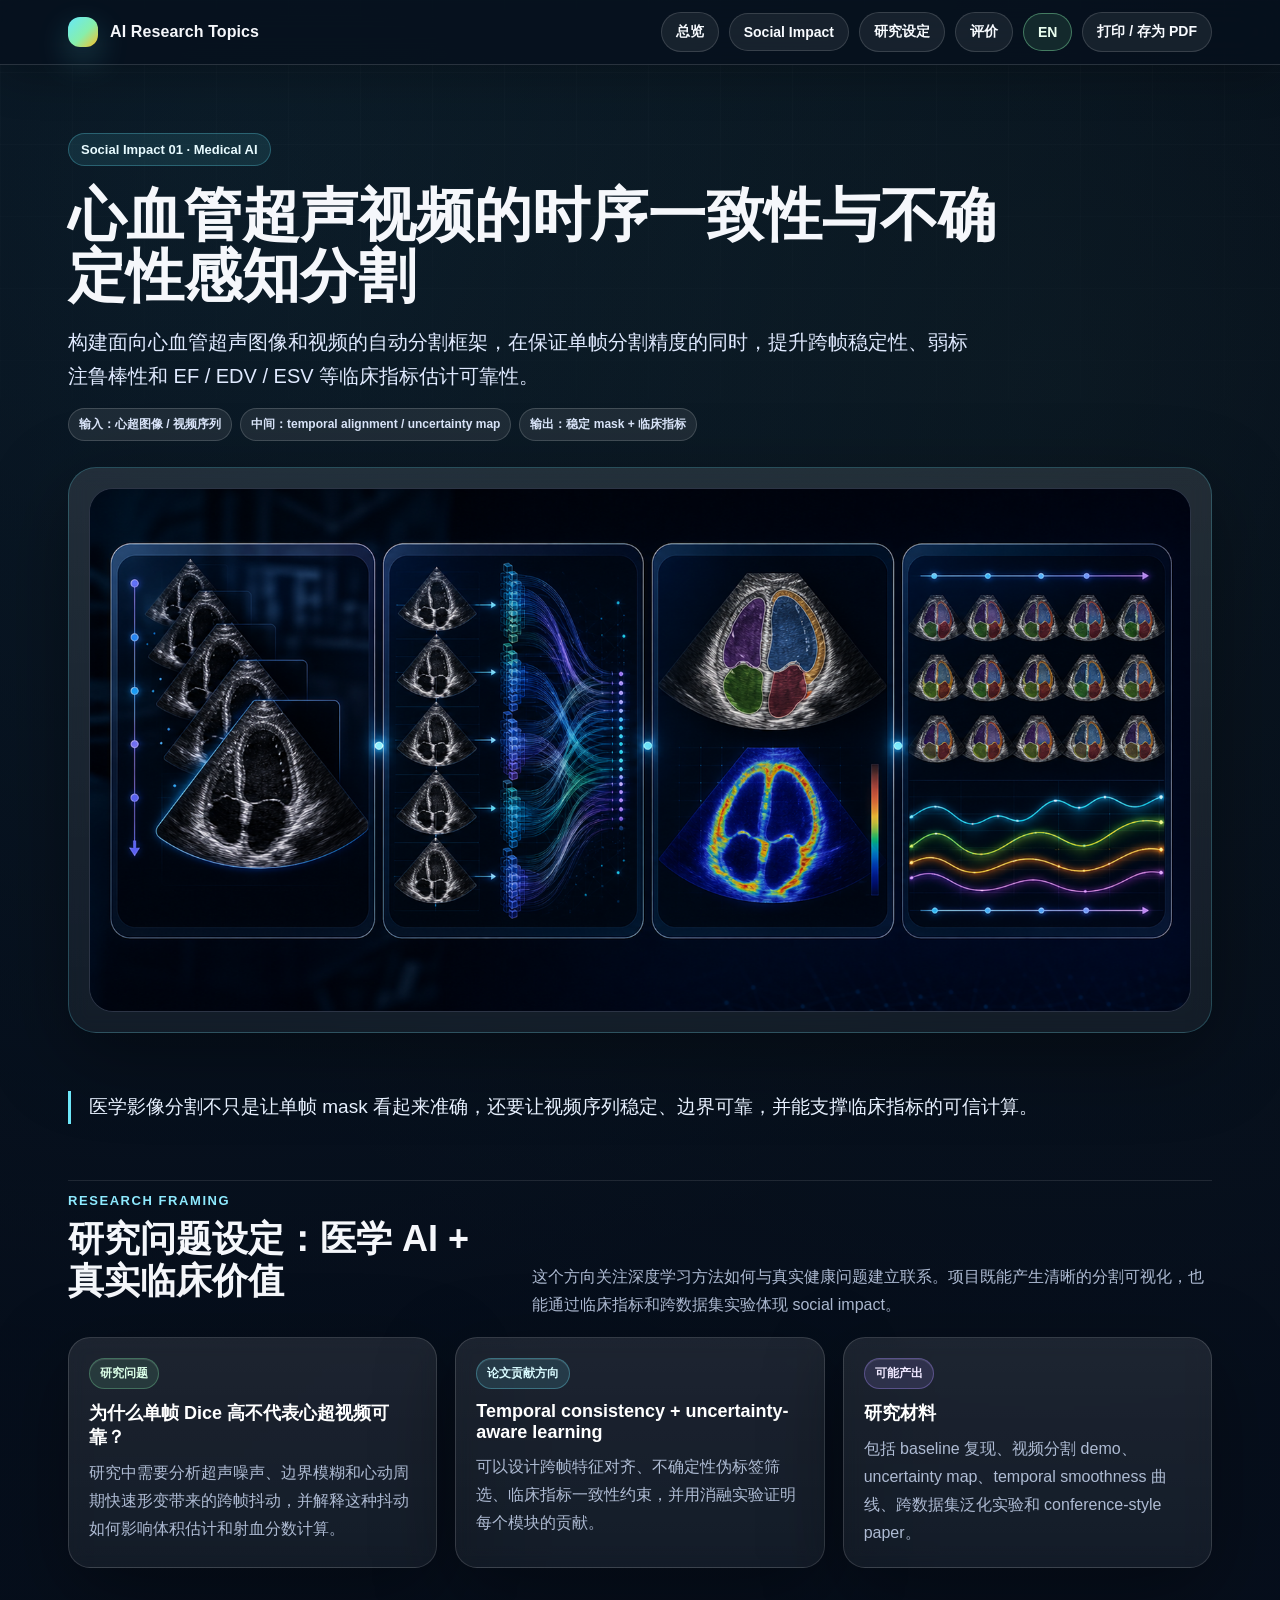
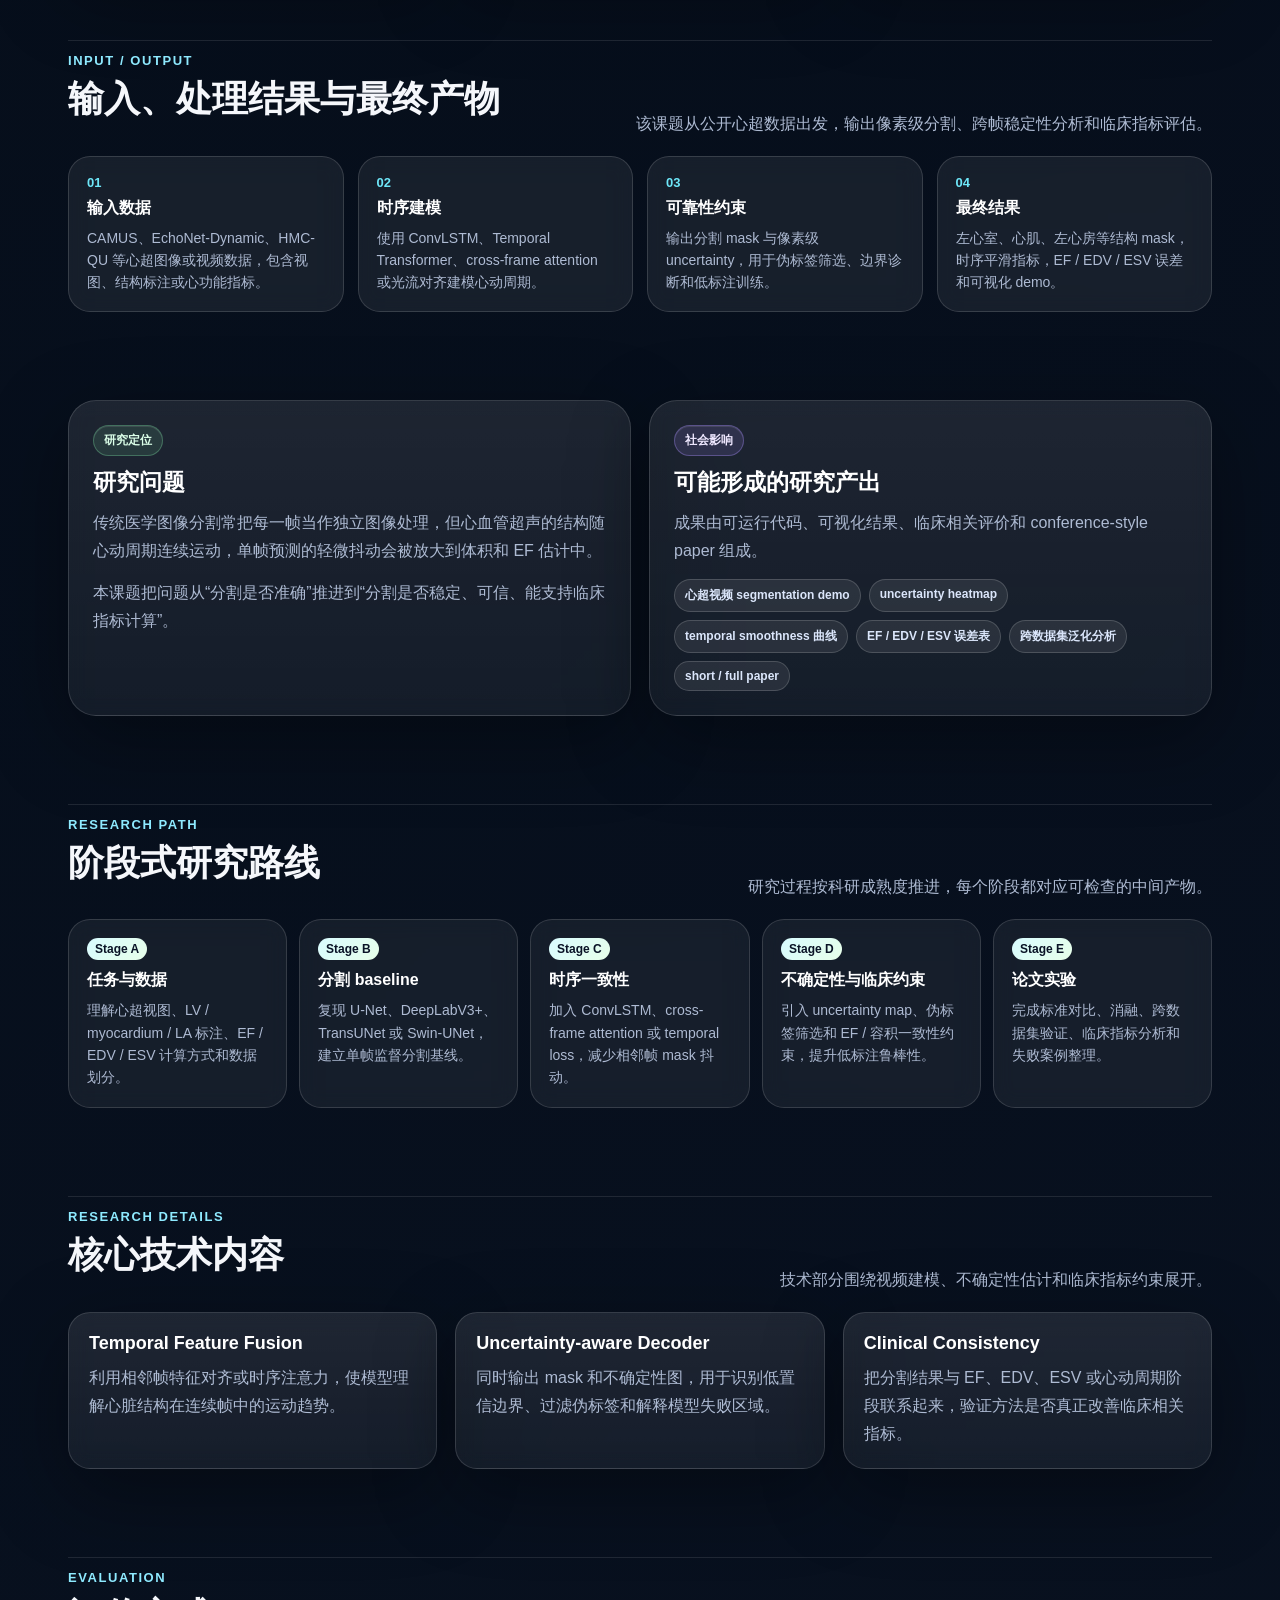
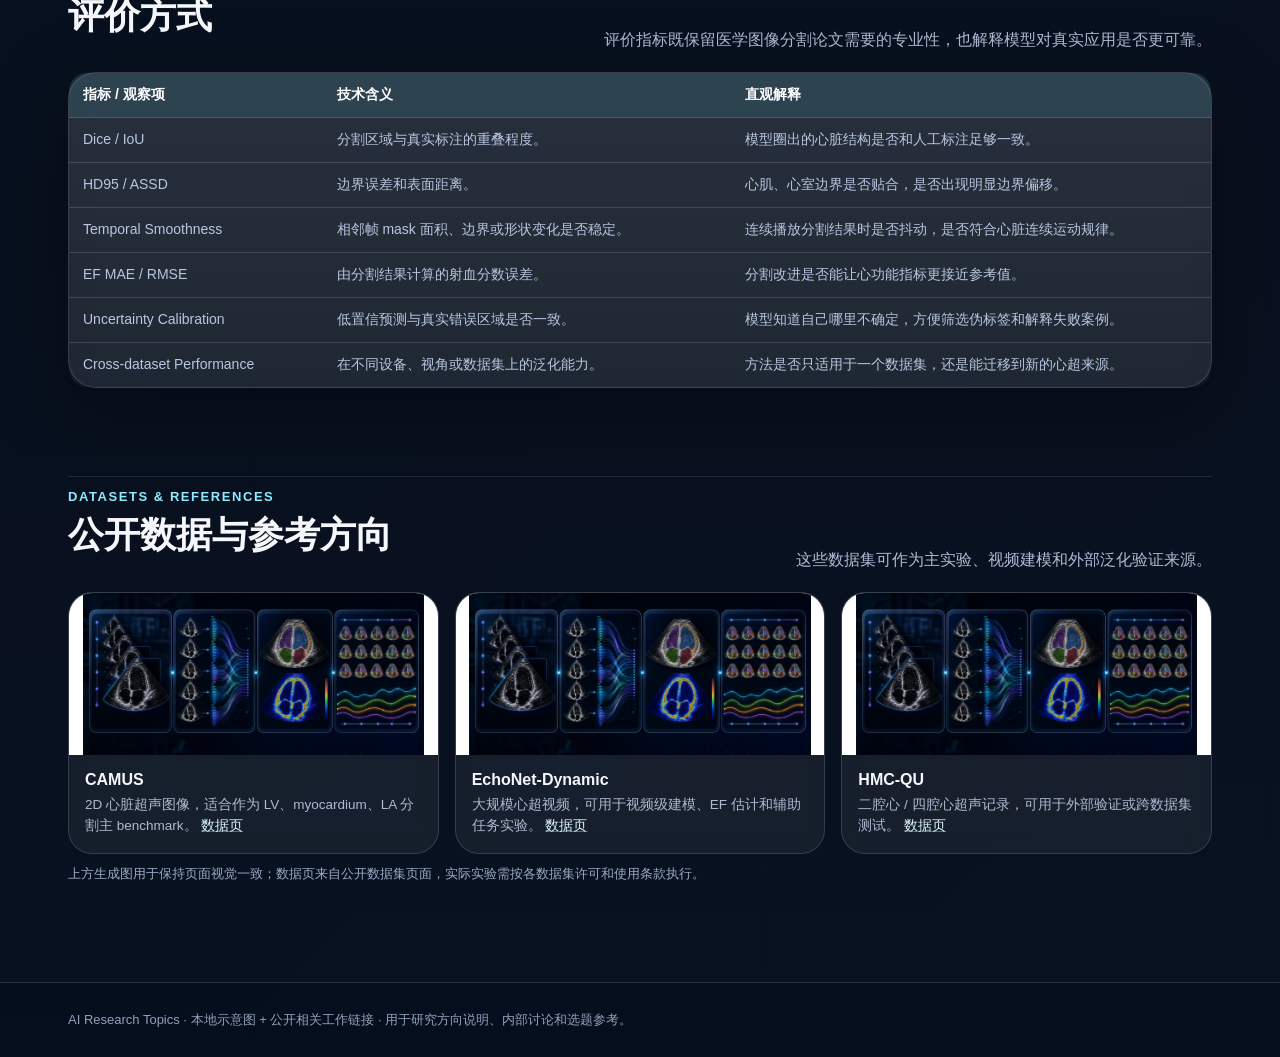
<file: 01_cardiovascular_ultrasound_segmentation.html>
﻿<!DOCTYPE html>
<html lang="zh-CN">
<head>
  <meta charset="utf-8">
  <meta name="viewport" content="width=device-width, initial-scale=1">
  <link rel="stylesheet" href="assets/style.css">
  <title>心血管超声视频的时序一致性与不确定性感知分割</title>
  <meta name="description" content="面向心血管超声视频的医学 AI 科研项目，研究时序一致性、不确定性估计和临床指标约束，形成可投稿级别的分割研究。">
</head>
<body>
<nav class="nav"><div class="container nav-inner"><a class="brand" href="index.html"><span class="brand-mark"></span><span>AI Research Topics</span></a><div class="nav-links"><a class="nav-link" href="index.html#overview">总览</a><a class="nav-link" href="index.html#social-impact">Social Impact</a><a class="nav-link" href="#student-project">研究设定</a><a class="nav-link" href="#evaluation">评价</a><a class="nav-link" href="01_cardiovascular_ultrasound_segmentation_en.html">EN</a><button class="btn" onclick="window.print()">打印 / 存为 PDF</button></div></div></nav>
<main>
<header class="hero"><div class="container hero-grid"><div><div class="kicker">Social Impact 01 · Medical AI</div><h1>心血管超声视频的时序一致性与不确定性感知分割</h1><p class="lead">构建面向心血管超声图像和视频的自动分割框架，在保证单帧分割精度的同时，提升跨帧稳定性、弱标注鲁棒性和 EF / EDV / ESV 等临床指标估计可靠性。</p><div class="pills"><span class="pill">输入：心超图像 / 视频序列</span><span class="pill">中间：temporal alignment / uncertainty map</span><span class="pill">输出：稳定 mask + 临床指标</span></div></div><div class="hero-card"><img src="assets/social_topic1_ultrasound_teaser_real.png" alt="心血管超声视频分割课题 teaser"></div></div></header>

<section class="section-tight"><div class="container"><p class="quote">医学影像分割不只是让单帧 mask 看起来准确，还要让视频序列稳定、边界可靠，并能支撑临床指标的可信计算。</p></div></section>

<section id="student-project" class="section-tight"><div class="container"><div class="section-title"><div><div class="eyebrow">Research Framing</div><h2>研究问题设定：医学 AI + 真实临床价值</h2></div><p>这个方向关注深度学习方法如何与真实健康问题建立联系。项目既能产生清晰的分割可视化，也能通过临床指标和跨数据集实验体现 social impact。</p></div><div class="grid-3"><article class="card compact"><span class="badge green">研究问题</span><h4>为什么单帧 Dice 高不代表心超视频可靠？</h4><p>研究中需要分析超声噪声、边界模糊和心动周期快速形变带来的跨帧抖动，并解释这种抖动如何影响体积估计和射血分数计算。</p></article><article class="card compact"><span class="badge">论文贡献方向</span><h4>Temporal consistency + uncertainty-aware learning</h4><p>可以设计跨帧特征对齐、不确定性伪标签筛选、临床指标一致性约束，并用消融实验证明每个模块的贡献。</p></article><article class="card compact"><span class="badge purple">可能产出</span><h4>研究材料</h4><p>包括 baseline 复现、视频分割 demo、uncertainty map、temporal smoothness 曲线、跨数据集泛化实验和 conference-style paper。</p></article></div></div></section>

<section><div class="container"><div class="section-title"><div><div class="eyebrow">Input / Output</div><h2>输入、处理结果与最终产物</h2></div><p>该课题从公开心超数据出发，输出像素级分割、跨帧稳定性分析和临床指标评估。</p></div><div class="io-grid"><article class="io-card"><div class="num">01</div><strong>输入数据</strong><p>CAMUS、EchoNet-Dynamic、HMC-QU 等心超图像或视频数据，包含视图、结构标注或心功能指标。</p></article><article class="io-card"><div class="num">02</div><strong>时序建模</strong><p>使用 ConvLSTM、Temporal Transformer、cross-frame attention 或光流对齐建模心动周期。</p></article><article class="io-card"><div class="num">03</div><strong>可靠性约束</strong><p>输出分割 mask 与像素级 uncertainty，用于伪标签筛选、边界诊断和低标注训练。</p></article><article class="io-card"><div class="num">04</div><strong>最终结果</strong><p>左心室、心肌、左心房等结构 mask，时序平滑指标，EF / EDV / ESV 误差和可视化 demo。</p></article></div></div></section>

<section><div class="container"><div class="split"><div class="card"><span class="badge green">研究定位</span><h3>研究问题</h3><p>传统医学图像分割常把每一帧当作独立图像处理，但心血管超声的结构随心动周期连续运动，单帧预测的轻微抖动会被放大到体积和 EF 估计中。</p><p>本课题把问题从“分割是否准确”推进到“分割是否稳定、可信、能支持临床指标计算”。</p></div><div class="card"><span class="badge purple">社会影响</span><h3>可能形成的研究产出</h3><p>成果由可运行代码、可视化结果、临床相关评价和 conference-style paper 组成。</p><div class="pills"><span class="pill">心超视频 segmentation demo</span><span class="pill">uncertainty heatmap</span><span class="pill">temporal smoothness 曲线</span><span class="pill">EF / EDV / ESV 误差表</span><span class="pill">跨数据集泛化分析</span><span class="pill">short / full paper</span></div></div></div></div></section>

<section><div class="container"><div class="section-title"><div><div class="eyebrow">Research Path</div><h2>阶段式研究路线</h2></div><p>研究过程按科研成熟度推进，每个阶段都对应可检查的中间产物。</p></div><div class="timeline"><div class="stage"><span class="tag">Stage A</span><strong>任务与数据</strong><p>理解心超视图、LV / myocardium / LA 标注、EF / EDV / ESV 计算方式和数据划分。</p></div><div class="stage"><span class="tag">Stage B</span><strong>分割 baseline</strong><p>复现 U-Net、DeepLabV3+、TransUNet 或 Swin-UNet，建立单帧监督分割基线。</p></div><div class="stage"><span class="tag">Stage C</span><strong>时序一致性</strong><p>加入 ConvLSTM、cross-frame attention 或 temporal loss，减少相邻帧 mask 抖动。</p></div><div class="stage"><span class="tag">Stage D</span><strong>不确定性与临床约束</strong><p>引入 uncertainty map、伪标签筛选和 EF / 容积一致性约束，提升低标注鲁棒性。</p></div><div class="stage"><span class="tag">Stage E</span><strong>论文实验</strong><p>完成标准对比、消融、跨数据集验证、临床指标分析和失败案例整理。</p></div></div></div></section>

<section><div class="container"><div class="section-title"><div><div class="eyebrow">Research Details</div><h2>核心技术内容</h2></div><p>技术部分围绕视频建模、不确定性估计和临床指标约束展开。</p></div><div class="grid-3"><article class="card compact"><h4>Temporal Feature Fusion</h4><p>利用相邻帧特征对齐或时序注意力，使模型理解心脏结构在连续帧中的运动趋势。</p></article><article class="card compact"><h4>Uncertainty-aware Decoder</h4><p>同时输出 mask 和不确定性图，用于识别低置信边界、过滤伪标签和解释模型失败区域。</p></article><article class="card compact"><h4>Clinical Consistency</h4><p>把分割结果与 EF、EDV、ESV 或心动周期阶段联系起来，验证方法是否真正改善临床相关指标。</p></article></div></div></section>

<section id="evaluation"><div class="container"><div class="section-title"><div><div class="eyebrow">Evaluation</div><h2>评价方式</h2></div><p>评价指标既保留医学图像分割论文需要的专业性，也解释模型对真实应用是否更可靠。</p></div><div class="panel"><table class="table"><thead><tr><th>指标 / 观察项</th><th>技术含义</th><th>直观解释</th></tr></thead><tbody><tr><td>Dice / IoU</td><td>分割区域与真实标注的重叠程度。</td><td>模型圈出的心脏结构是否和人工标注足够一致。</td></tr><tr><td>HD95 / ASSD</td><td>边界误差和表面距离。</td><td>心肌、心室边界是否贴合，是否出现明显边界偏移。</td></tr><tr><td>Temporal Smoothness</td><td>相邻帧 mask 面积、边界或形状变化是否稳定。</td><td>连续播放分割结果时是否抖动，是否符合心脏连续运动规律。</td></tr><tr><td>EF MAE / RMSE</td><td>由分割结果计算的射血分数误差。</td><td>分割改进是否能让心功能指标更接近参考值。</td></tr><tr><td>Uncertainty Calibration</td><td>低置信预测与真实错误区域是否一致。</td><td>模型知道自己哪里不确定，方便筛选伪标签和解释失败案例。</td></tr><tr><td>Cross-dataset Performance</td><td>在不同设备、视角或数据集上的泛化能力。</td><td>方法是否只适用于一个数据集，还是能迁移到新的心超来源。</td></tr></tbody></table></div></div></section>

<section><div class="container"><div class="section-title"><div><div class="eyebrow">Datasets &amp; References</div><h2>公开数据与参考方向</h2></div><p>这些数据集可作为主实验、视频建模和外部泛化验证来源。</p></div><div class="ref-grid"><article class="ref-card"><div class="ref-img"><img src="assets/social_topic1_ultrasound_teaser_real.png" alt="CAMUS dataset reference" loading="lazy"></div><div class="ref-body"><strong>CAMUS</strong><p>2D 心脏超声图像，适合作为 LV、myocardium、LA 分割主 benchmark。 <a href="https://www.creatis.insa-lyon.fr/Challenge/camus/" target="_blank" rel="noopener">数据页</a></p></div></article><article class="ref-card"><div class="ref-img"><img src="assets/social_topic1_ultrasound_teaser_real.png" alt="EchoNet-Dynamic dataset reference" loading="lazy"></div><div class="ref-body"><strong>EchoNet-Dynamic</strong><p>大规模心超视频，可用于视频级建模、EF 估计和辅助任务实验。 <a href="https://aimi.stanford.edu/datasets/echonet-dynamic-cardiac-ultrasound" target="_blank" rel="noopener">数据页</a></p></div></article><article class="ref-card"><div class="ref-img"><img src="assets/social_topic1_ultrasound_teaser_real.png" alt="HMC-QU dataset reference" loading="lazy"></div><div class="ref-body"><strong>HMC-QU</strong><p>二腔心 / 四腔心超声记录，可用于外部验证或跨数据集测试。 <a href="https://www.kaggle.com/datasets/aysendegerli/hmcqu-dataset" target="_blank" rel="noopener">数据页</a></p></div></article></div><p class="caption">上方生成图用于保持页面视觉一致；数据页来自公开数据集页面，实际实验需按各数据集许可和使用条款执行。</p></div></section>
</main>
<footer class="footer"><div class="container">AI Research Topics · 本地示意图 + 公开相关工作链接 · 用于研究方向说明、内部讨论和选题参考。</div></footer>
</body>
</html>
</file>
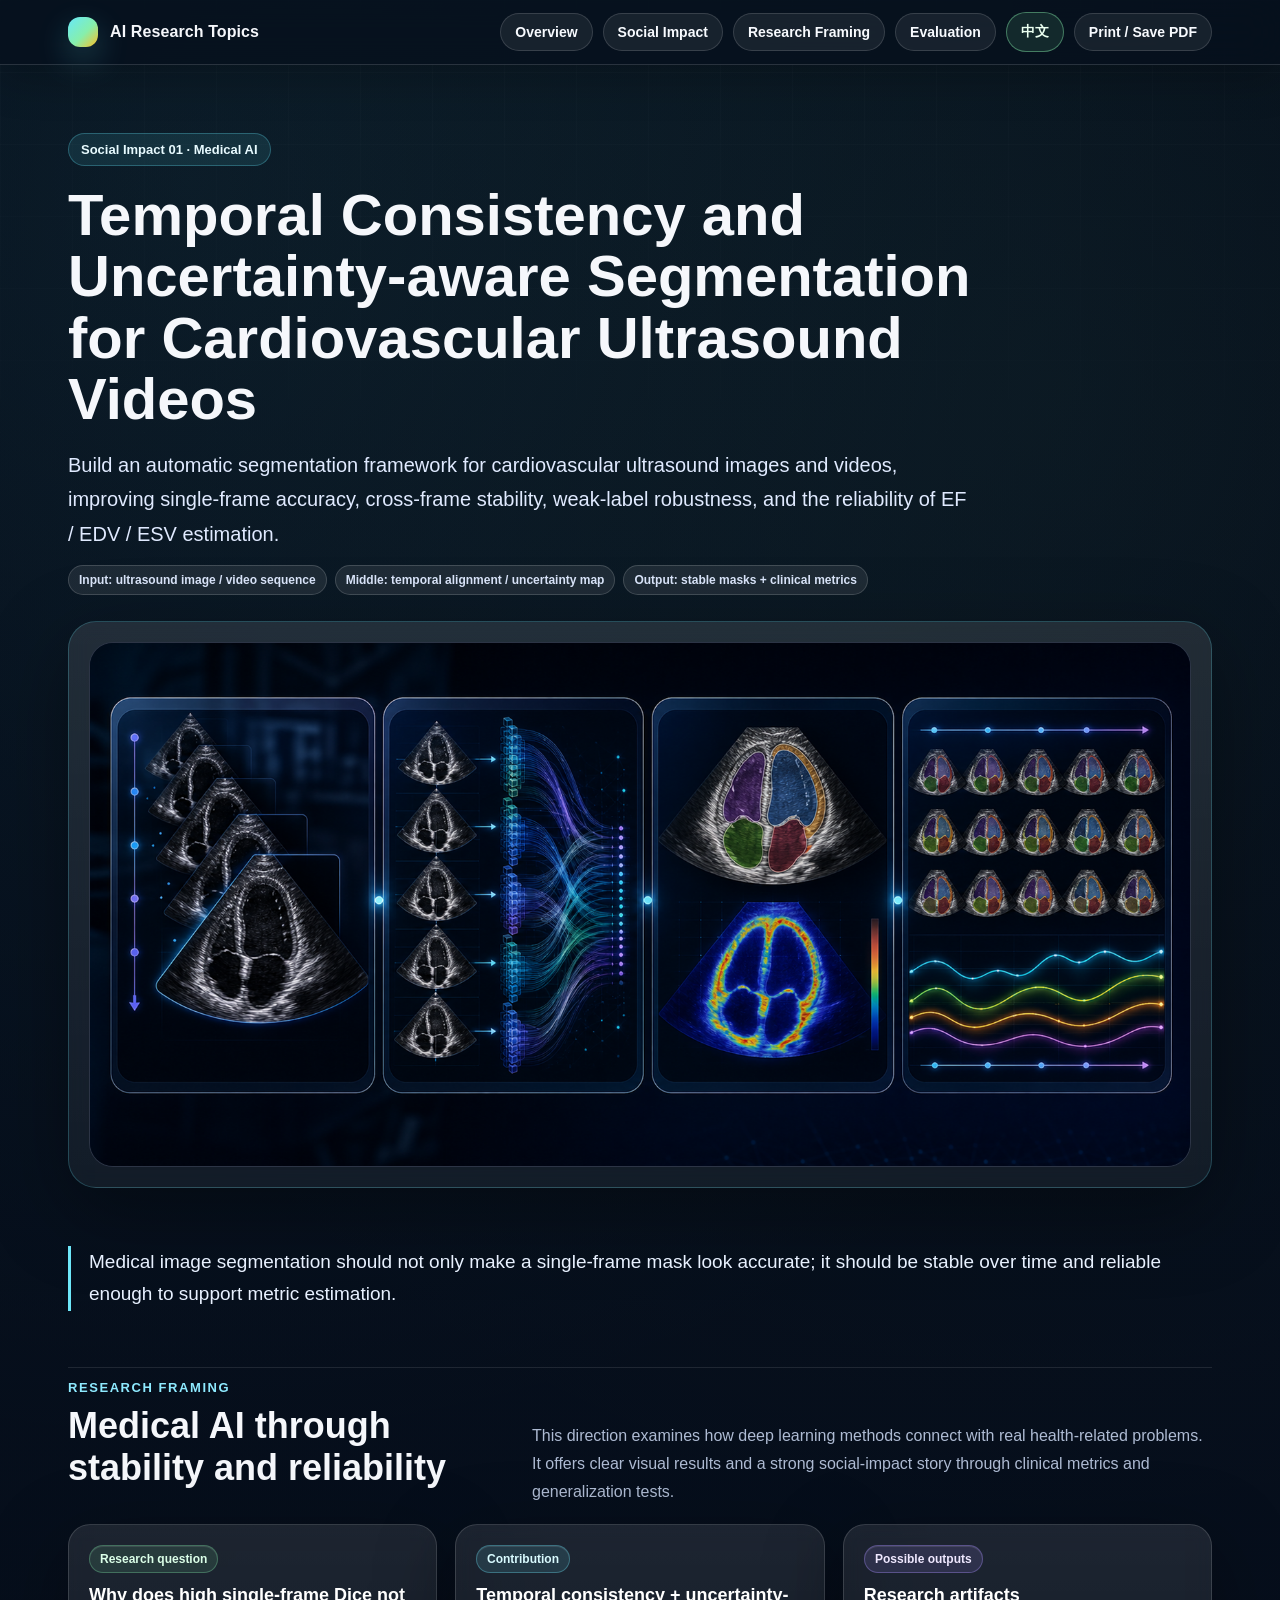
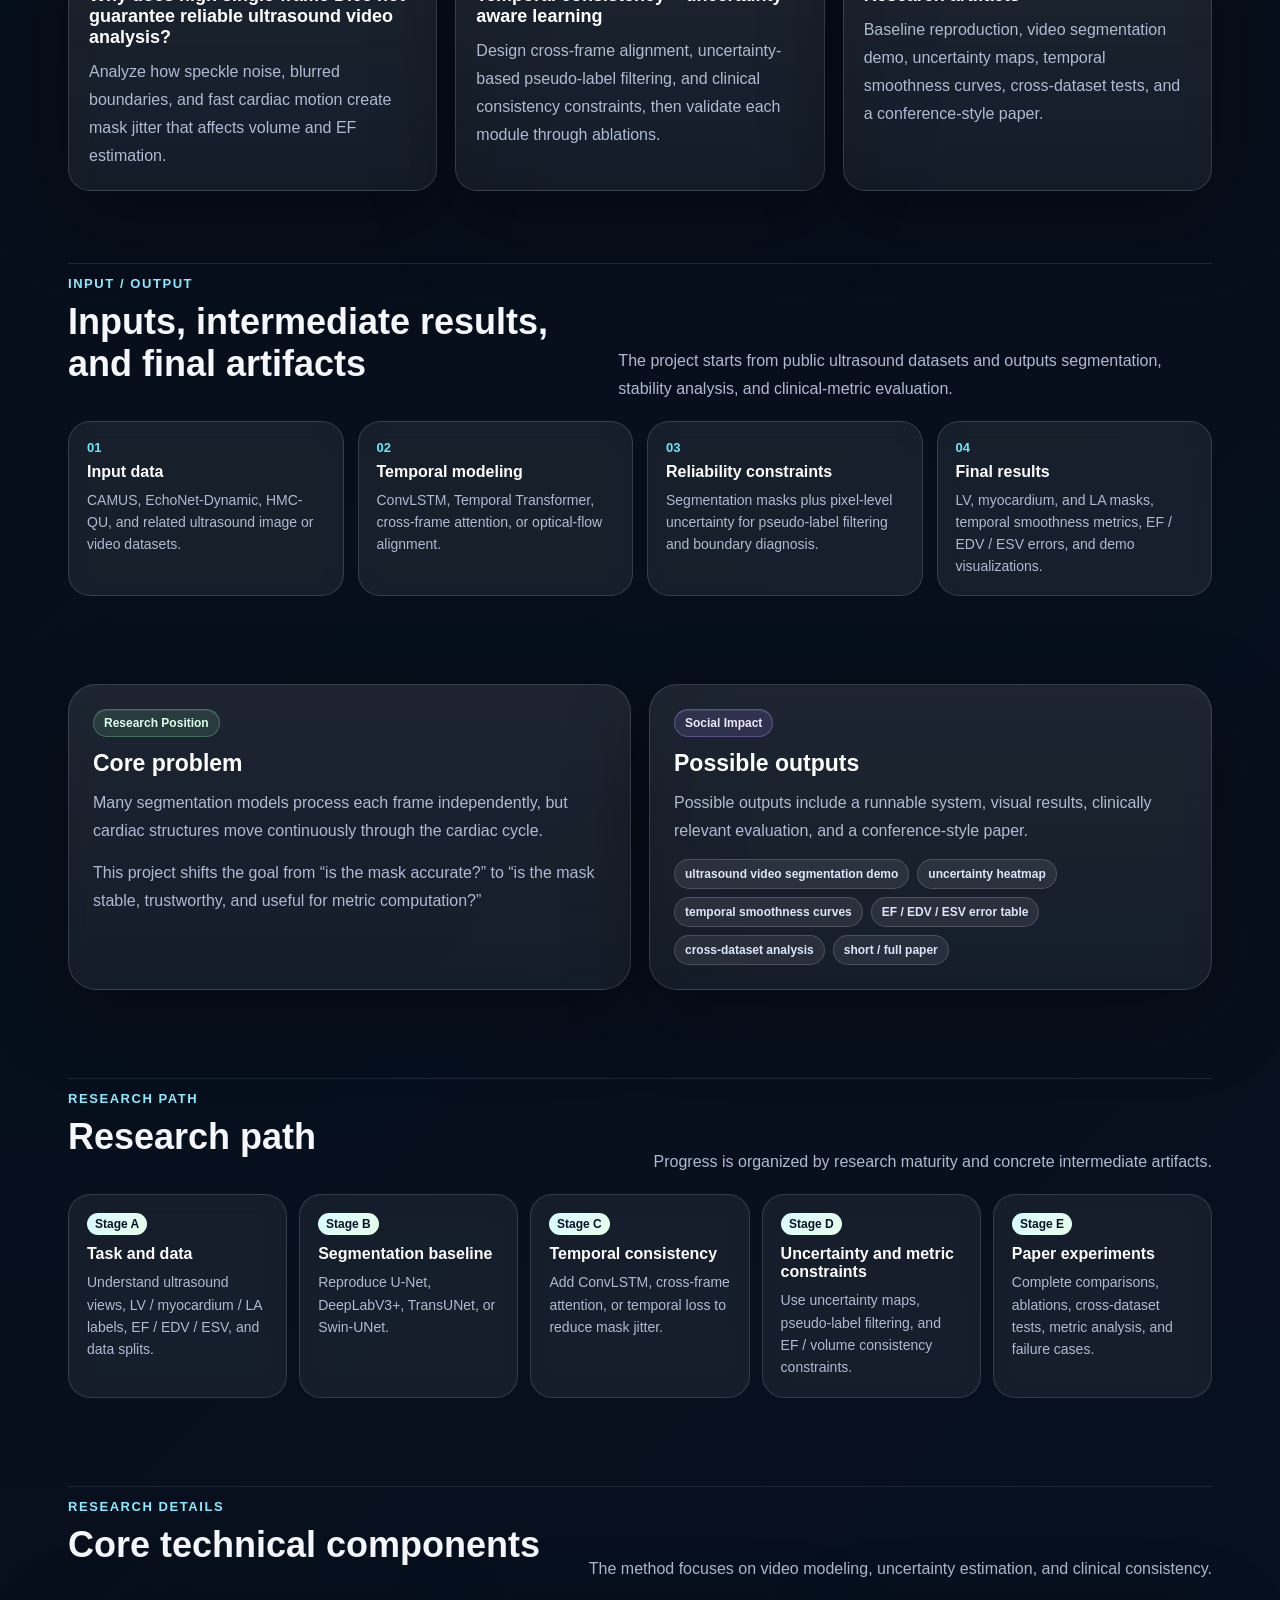
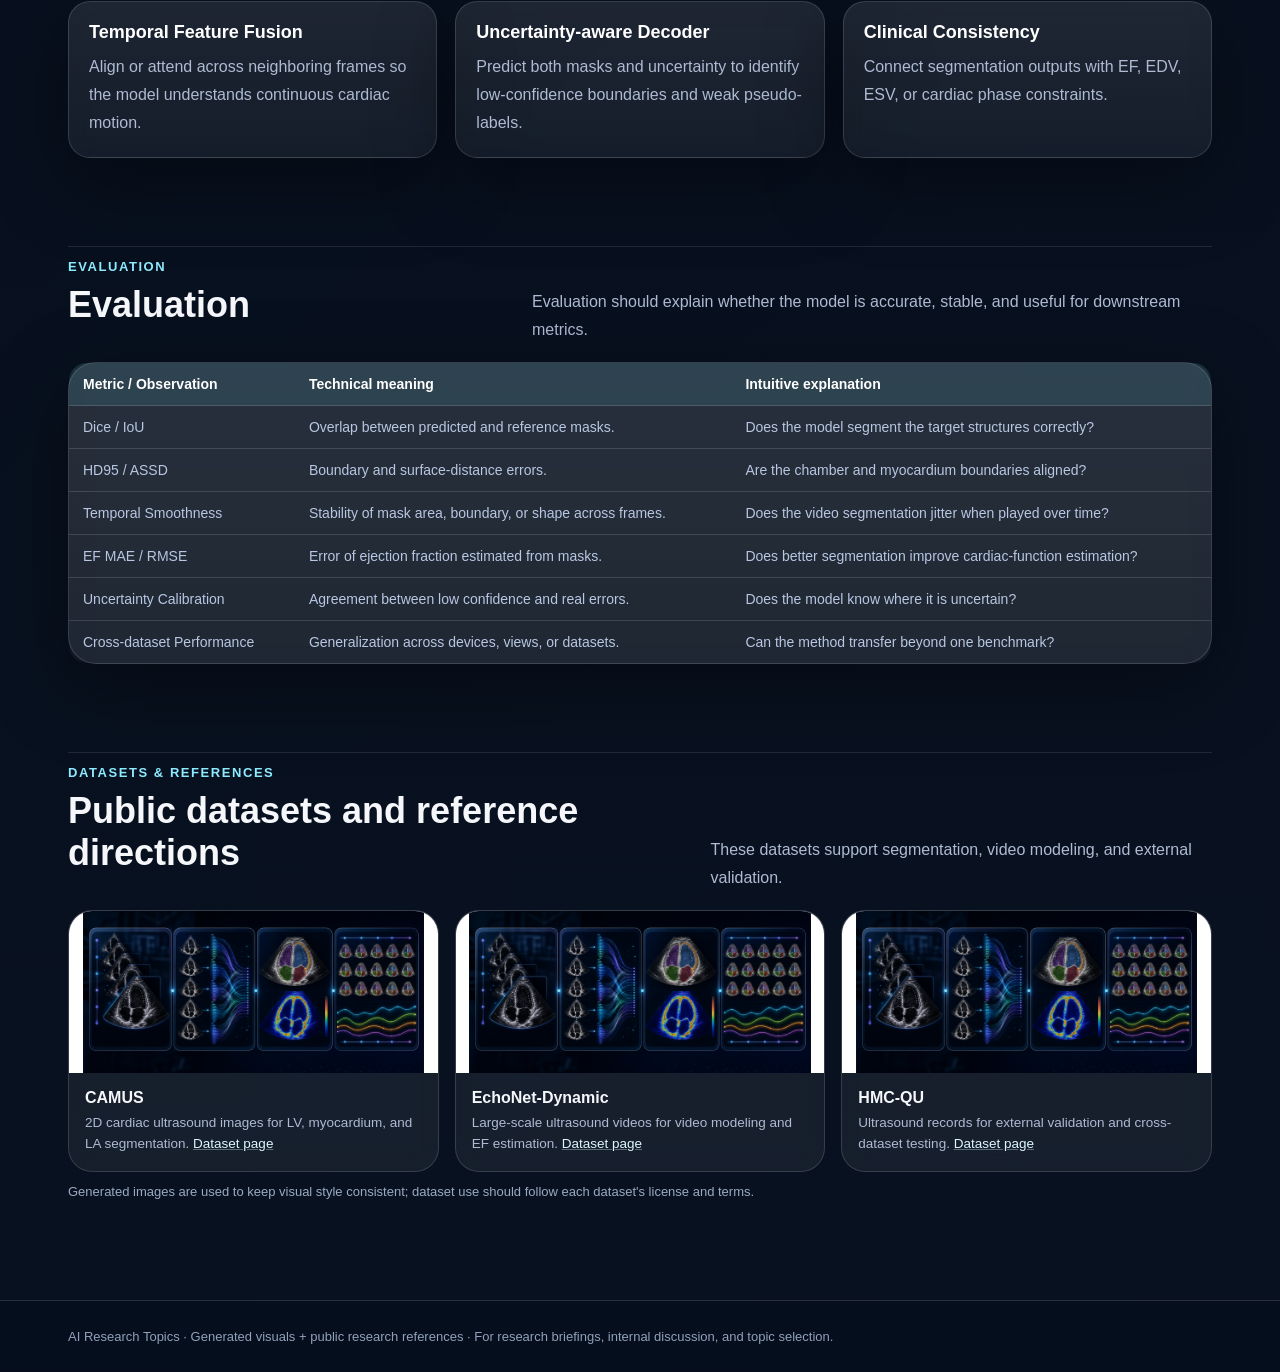
<file: 01_cardiovascular_ultrasound_segmentation_en.html>
﻿<!DOCTYPE html>
<html lang="en"><head><meta charset="utf-8"><meta name="viewport" content="width=device-width, initial-scale=1"><link rel="stylesheet" href="assets/style.css"><title>Temporal Consistency and Uncertainty-aware Segmentation for Cardiovascular Ultrasound Videos</title><meta name="description" content="A Medical AI research project on temporal consistency, uncertainty estimation, and clinical-metric consistency for cardiovascular ultrasound video segmentation."></head><body><nav class="nav"><div class="container nav-inner"><a class="brand" href="index_en.html"><span class="brand-mark"></span><span>AI Research Topics</span></a><div class="nav-links"><a class="nav-link" href="index_en.html#overview">Overview</a><a class="nav-link" href="index_en.html#social-impact">Social Impact</a><a class="nav-link" href="#student-project">Research Framing</a><a class="nav-link" href="#evaluation">Evaluation</a><a class="nav-link" href="01_cardiovascular_ultrasound_segmentation.html">中文</a><button class="btn" onclick="window.print()">Print / Save PDF</button></div></div></nav><main>
<header class="hero"><div class="container hero-grid"><div><div class="kicker">Social Impact 01 · Medical AI</div><h1>Temporal Consistency and Uncertainty-aware Segmentation for Cardiovascular Ultrasound Videos</h1><p class="lead">Build an automatic segmentation framework for cardiovascular ultrasound images and videos, improving single-frame accuracy, cross-frame stability, weak-label robustness, and the reliability of EF / EDV / ESV estimation.</p><div class="pills"><span class="pill">Input: ultrasound image / video sequence</span><span class="pill">Middle: temporal alignment / uncertainty map</span><span class="pill">Output: stable masks + clinical metrics</span></div></div><div class="hero-card"><img src="assets/social_topic1_ultrasound_teaser_real.png" alt="Cardiovascular ultrasound segmentation teaser"></div></div></header>
<section class="section-tight"><div class="container"><p class="quote">Medical image segmentation should not only make a single-frame mask look accurate; it should be stable over time and reliable enough to support metric estimation.</p></div></section>
<section id="student-project" class="section-tight"><div class="container"><div class="section-title"><div><div class="eyebrow">Research Framing</div><h2>Medical AI through stability and reliability</h2></div><p>This direction examines how deep learning methods connect with real health-related problems. It offers clear visual results and a strong social-impact story through clinical metrics and generalization tests.</p></div><div class="grid-3"><article class="card compact"><span class="badge green">Research question</span><h4>Why does high single-frame Dice not guarantee reliable ultrasound video analysis?</h4><p>Analyze how speckle noise, blurred boundaries, and fast cardiac motion create mask jitter that affects volume and EF estimation.</p></article><article class="card compact"><span class="badge">Contribution</span><h4>Temporal consistency + uncertainty-aware learning</h4><p>Design cross-frame alignment, uncertainty-based pseudo-label filtering, and clinical consistency constraints, then validate each module through ablations.</p></article><article class="card compact"><span class="badge purple">Possible outputs</span><h4>Research artifacts</h4><p>Baseline reproduction, video segmentation demo, uncertainty maps, temporal smoothness curves, cross-dataset tests, and a conference-style paper.</p></article></div></div></section>
<section><div class="container"><div class="section-title"><div><div class="eyebrow">Input / Output</div><h2>Inputs, intermediate results, and final artifacts</h2></div><p>The project starts from public ultrasound datasets and outputs segmentation, stability analysis, and clinical-metric evaluation.</p></div><div class="io-grid"><article class="io-card"><div class="num">01</div><strong>Input data</strong><p>CAMUS, EchoNet-Dynamic, HMC-QU, and related ultrasound image or video datasets.</p></article><article class="io-card"><div class="num">02</div><strong>Temporal modeling</strong><p>ConvLSTM, Temporal Transformer, cross-frame attention, or optical-flow alignment.</p></article><article class="io-card"><div class="num">03</div><strong>Reliability constraints</strong><p>Segmentation masks plus pixel-level uncertainty for pseudo-label filtering and boundary diagnosis.</p></article><article class="io-card"><div class="num">04</div><strong>Final results</strong><p>LV, myocardium, and LA masks, temporal smoothness metrics, EF / EDV / ESV errors, and demo visualizations.</p></article></div></div></section>
<section><div class="container"><div class="split"><div class="card"><span class="badge green">Research Position</span><h3>Core problem</h3><p>Many segmentation models process each frame independently, but cardiac structures move continuously through the cardiac cycle.</p><p>This project shifts the goal from “is the mask accurate?” to “is the mask stable, trustworthy, and useful for metric computation?”</p></div><div class="card"><span class="badge purple">Social Impact</span><h3>Possible outputs</h3><p>Possible outputs include a runnable system, visual results, clinically relevant evaluation, and a conference-style paper.</p><div class="pills"><span class="pill">ultrasound video segmentation demo</span><span class="pill">uncertainty heatmap</span><span class="pill">temporal smoothness curves</span><span class="pill">EF / EDV / ESV error table</span><span class="pill">cross-dataset analysis</span><span class="pill">short / full paper</span></div></div></div></div></section>
<section><div class="container"><div class="section-title"><div><div class="eyebrow">Research Path</div><h2>Research path</h2></div><p>Progress is organized by research maturity and concrete intermediate artifacts.</p></div><div class="timeline"><div class="stage"><span class="tag">Stage A</span><strong>Task and data</strong><p>Understand ultrasound views, LV / myocardium / LA labels, EF / EDV / ESV, and data splits.</p></div><div class="stage"><span class="tag">Stage B</span><strong>Segmentation baseline</strong><p>Reproduce U-Net, DeepLabV3+, TransUNet, or Swin-UNet.</p></div><div class="stage"><span class="tag">Stage C</span><strong>Temporal consistency</strong><p>Add ConvLSTM, cross-frame attention, or temporal loss to reduce mask jitter.</p></div><div class="stage"><span class="tag">Stage D</span><strong>Uncertainty and metric constraints</strong><p>Use uncertainty maps, pseudo-label filtering, and EF / volume consistency constraints.</p></div><div class="stage"><span class="tag">Stage E</span><strong>Paper experiments</strong><p>Complete comparisons, ablations, cross-dataset tests, metric analysis, and failure cases.</p></div></div></div></section>
<section><div class="container"><div class="section-title"><div><div class="eyebrow">Research Details</div><h2>Core technical components</h2></div><p>The method focuses on video modeling, uncertainty estimation, and clinical consistency.</p></div><div class="grid-3"><article class="card compact"><h4>Temporal Feature Fusion</h4><p>Align or attend across neighboring frames so the model understands continuous cardiac motion.</p></article><article class="card compact"><h4>Uncertainty-aware Decoder</h4><p>Predict both masks and uncertainty to identify low-confidence boundaries and weak pseudo-labels.</p></article><article class="card compact"><h4>Clinical Consistency</h4><p>Connect segmentation outputs with EF, EDV, ESV, or cardiac phase constraints.</p></article></div></div></section>
<section id="evaluation"><div class="container"><div class="section-title"><div><div class="eyebrow">Evaluation</div><h2>Evaluation</h2></div><p>Evaluation should explain whether the model is accurate, stable, and useful for downstream metrics.</p></div><div class="panel"><table class="table"><thead><tr><th>Metric / Observation</th><th>Technical meaning</th><th>Intuitive explanation</th></tr></thead><tbody><tr><td>Dice / IoU</td><td>Overlap between predicted and reference masks.</td><td>Does the model segment the target structures correctly?</td></tr><tr><td>HD95 / ASSD</td><td>Boundary and surface-distance errors.</td><td>Are the chamber and myocardium boundaries aligned?</td></tr><tr><td>Temporal Smoothness</td><td>Stability of mask area, boundary, or shape across frames.</td><td>Does the video segmentation jitter when played over time?</td></tr><tr><td>EF MAE / RMSE</td><td>Error of ejection fraction estimated from masks.</td><td>Does better segmentation improve cardiac-function estimation?</td></tr><tr><td>Uncertainty Calibration</td><td>Agreement between low confidence and real errors.</td><td>Does the model know where it is uncertain?</td></tr><tr><td>Cross-dataset Performance</td><td>Generalization across devices, views, or datasets.</td><td>Can the method transfer beyond one benchmark?</td></tr></tbody></table></div></div></section>
<section><div class="container"><div class="section-title"><div><div class="eyebrow">Datasets &amp; References</div><h2>Public datasets and reference directions</h2></div><p>These datasets support segmentation, video modeling, and external validation.</p></div><div class="ref-grid"><article class="ref-card"><div class="ref-img"><img src="assets/social_topic1_ultrasound_teaser_real.png" alt="CAMUS dataset reference" loading="lazy"></div><div class="ref-body"><strong>CAMUS</strong><p>2D cardiac ultrasound images for LV, myocardium, and LA segmentation. <a href="https://www.creatis.insa-lyon.fr/Challenge/camus/" target="_blank" rel="noopener">Dataset page</a></p></div></article><article class="ref-card"><div class="ref-img"><img src="assets/social_topic1_ultrasound_teaser_real.png" alt="EchoNet-Dynamic dataset reference" loading="lazy"></div><div class="ref-body"><strong>EchoNet-Dynamic</strong><p>Large-scale ultrasound videos for video modeling and EF estimation. <a href="https://aimi.stanford.edu/datasets/echonet-dynamic-cardiac-ultrasound" target="_blank" rel="noopener">Dataset page</a></p></div></article><article class="ref-card"><div class="ref-img"><img src="assets/social_topic1_ultrasound_teaser_real.png" alt="HMC-QU dataset reference" loading="lazy"></div><div class="ref-body"><strong>HMC-QU</strong><p>Ultrasound records for external validation and cross-dataset testing. <a href="https://www.kaggle.com/datasets/aysendegerli/hmcqu-dataset" target="_blank" rel="noopener">Dataset page</a></p></div></article></div><p class="caption">Generated images are used to keep visual style consistent; dataset use should follow each dataset's license and terms.</p></div></section>
</main><footer class="footer"><div class="container">AI Research Topics · Generated visuals + public research references · For research briefings, internal discussion, and topic selection.</div></footer></body></html>
</file>
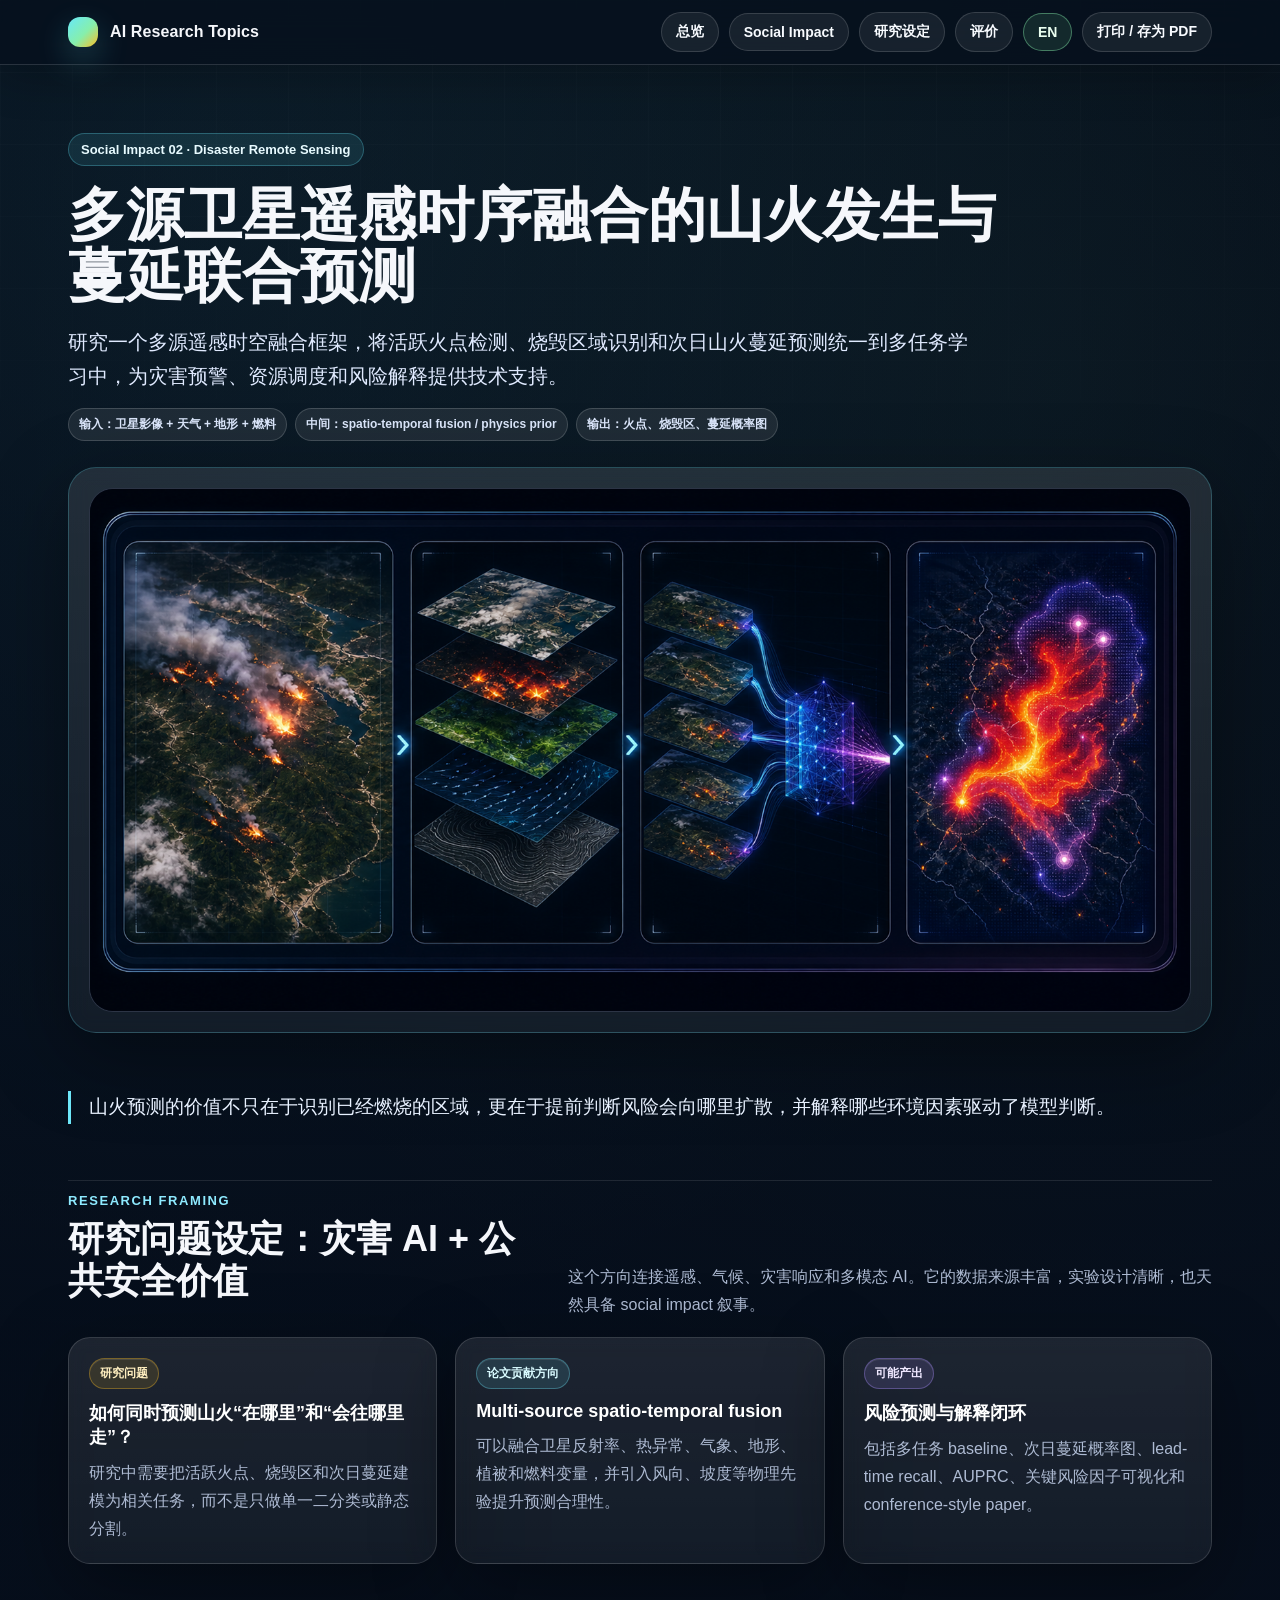
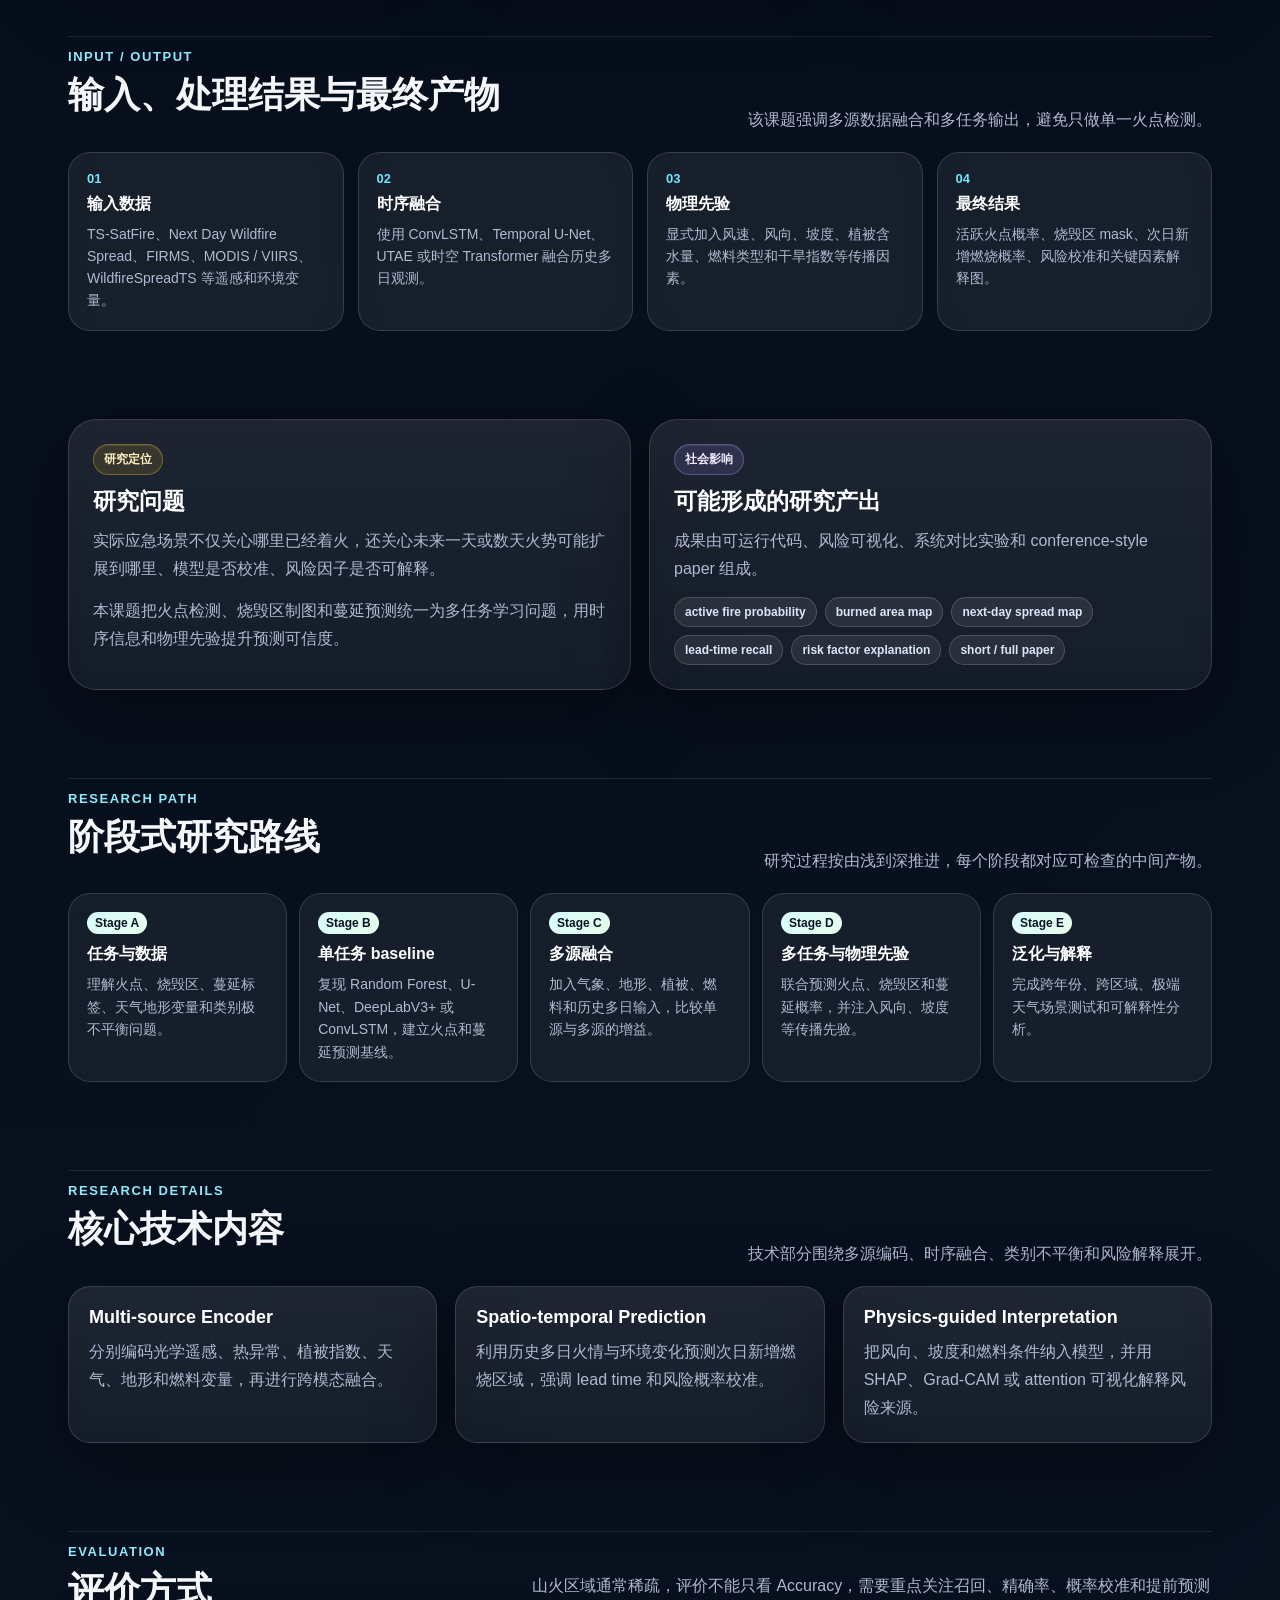
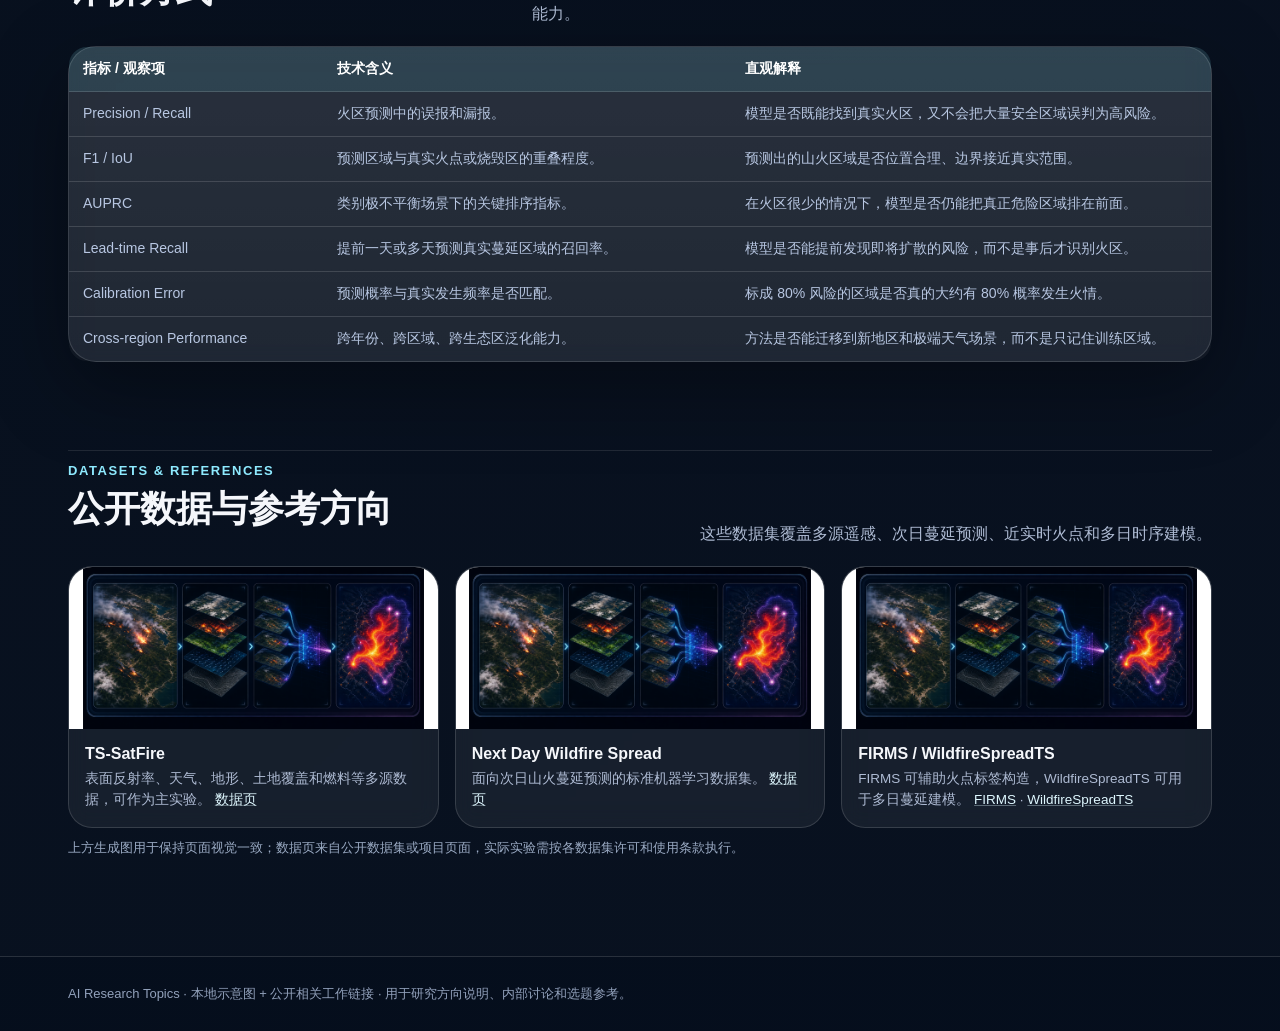
<file: 02_satellite_wildfire_prediction.html>
﻿<!DOCTYPE html>
<html lang="zh-CN">
<head>
  <meta charset="utf-8">
  <meta name="viewport" content="width=device-width, initial-scale=1">
  <link rel="stylesheet" href="assets/style.css">
  <title>多源卫星遥感时序融合的山火发生与蔓延联合预测</title>
  <meta name="description" content="面向山火灾害预警的 AI for Social Impact 科研项目，融合卫星遥感、气象、地形、植被和燃料信息进行火点、烧毁区和蔓延预测。">
</head>
<body>
<nav class="nav"><div class="container nav-inner"><a class="brand" href="index.html"><span class="brand-mark"></span><span>AI Research Topics</span></a><div class="nav-links"><a class="nav-link" href="index.html#overview">总览</a><a class="nav-link" href="index.html#social-impact">Social Impact</a><a class="nav-link" href="#student-project">研究设定</a><a class="nav-link" href="#evaluation">评价</a><a class="nav-link" href="02_satellite_wildfire_prediction_en.html">EN</a><button class="btn" onclick="window.print()">打印 / 存为 PDF</button></div></div></nav>
<main>
<header class="hero"><div class="container hero-grid"><div><div class="kicker">Social Impact 02 · Disaster Remote Sensing</div><h1>多源卫星遥感时序融合的山火发生与蔓延联合预测</h1><p class="lead">研究一个多源遥感时空融合框架，将活跃火点检测、烧毁区域识别和次日山火蔓延预测统一到多任务学习中，为灾害预警、资源调度和风险解释提供技术支持。</p><div class="pills"><span class="pill">输入：卫星影像 + 天气 + 地形 + 燃料</span><span class="pill">中间：spatio-temporal fusion / physics prior</span><span class="pill">输出：火点、烧毁区、蔓延概率图</span></div></div><div class="hero-card"><img src="assets/social_topic2_wildfire_teaser_real.png" alt="多源卫星遥感山火预测课题 teaser"></div></div></header>

<section class="section-tight"><div class="container"><p class="quote">山火预测的价值不只在于识别已经燃烧的区域，更在于提前判断风险会向哪里扩散，并解释哪些环境因素驱动了模型判断。</p></div></section>

<section id="student-project" class="section-tight"><div class="container"><div class="section-title"><div><div class="eyebrow">Research Framing</div><h2>研究问题设定：灾害 AI + 公共安全价值</h2></div><p>这个方向连接遥感、气候、灾害响应和多模态 AI。它的数据来源丰富，实验设计清晰，也天然具备 social impact 叙事。</p></div><div class="grid-3"><article class="card compact"><span class="badge gold">研究问题</span><h4>如何同时预测山火“在哪里”和“会往哪里走”？</h4><p>研究中需要把活跃火点、烧毁区和次日蔓延建模为相关任务，而不是只做单一二分类或静态分割。</p></article><article class="card compact"><span class="badge">论文贡献方向</span><h4>Multi-source spatio-temporal fusion</h4><p>可以融合卫星反射率、热异常、气象、地形、植被和燃料变量，并引入风向、坡度等物理先验提升预测合理性。</p></article><article class="card compact"><span class="badge purple">可能产出</span><h4>风险预测与解释闭环</h4><p>包括多任务 baseline、次日蔓延概率图、lead-time recall、AUPRC、关键风险因子可视化和 conference-style paper。</p></article></div></div></section>

<section><div class="container"><div class="section-title"><div><div class="eyebrow">Input / Output</div><h2>输入、处理结果与最终产物</h2></div><p>该课题强调多源数据融合和多任务输出，避免只做单一火点检测。</p></div><div class="io-grid"><article class="io-card"><div class="num">01</div><strong>输入数据</strong><p>TS-SatFire、Next Day Wildfire Spread、FIRMS、MODIS / VIIRS、WildfireSpreadTS 等遥感和环境变量。</p></article><article class="io-card"><div class="num">02</div><strong>时序融合</strong><p>使用 ConvLSTM、Temporal U-Net、UTAE 或时空 Transformer 融合历史多日观测。</p></article><article class="io-card"><div class="num">03</div><strong>物理先验</strong><p>显式加入风速、风向、坡度、植被含水量、燃料类型和干旱指数等传播因素。</p></article><article class="io-card"><div class="num">04</div><strong>最终结果</strong><p>活跃火点概率、烧毁区 mask、次日新增燃烧概率、风险校准和关键因素解释图。</p></article></div></div></section>

<section><div class="container"><div class="split"><div class="card"><span class="badge gold">研究定位</span><h3>研究问题</h3><p>实际应急场景不仅关心哪里已经着火，还关心未来一天或数天火势可能扩展到哪里、模型是否校准、风险因子是否可解释。</p><p>本课题把火点检测、烧毁区制图和蔓延预测统一为多任务学习问题，用时序信息和物理先验提升预测可信度。</p></div><div class="card"><span class="badge purple">社会影响</span><h3>可能形成的研究产出</h3><p>成果由可运行代码、风险可视化、系统对比实验和 conference-style paper 组成。</p><div class="pills"><span class="pill">active fire probability</span><span class="pill">burned area map</span><span class="pill">next-day spread map</span><span class="pill">lead-time recall</span><span class="pill">risk factor explanation</span><span class="pill">short / full paper</span></div></div></div></div></section>

<section><div class="container"><div class="section-title"><div><div class="eyebrow">Research Path</div><h2>阶段式研究路线</h2></div><p>研究过程按由浅到深推进，每个阶段都对应可检查的中间产物。</p></div><div class="timeline"><div class="stage"><span class="tag">Stage A</span><strong>任务与数据</strong><p>理解火点、烧毁区、蔓延标签、天气地形变量和类别极不平衡问题。</p></div><div class="stage"><span class="tag">Stage B</span><strong>单任务 baseline</strong><p>复现 Random Forest、U-Net、DeepLabV3+ 或 ConvLSTM，建立火点和蔓延预测基线。</p></div><div class="stage"><span class="tag">Stage C</span><strong>多源融合</strong><p>加入气象、地形、植被、燃料和历史多日输入，比较单源与多源的增益。</p></div><div class="stage"><span class="tag">Stage D</span><strong>多任务与物理先验</strong><p>联合预测火点、烧毁区和蔓延概率，并注入风向、坡度等传播先验。</p></div><div class="stage"><span class="tag">Stage E</span><strong>泛化与解释</strong><p>完成跨年份、跨区域、极端天气场景测试和可解释性分析。</p></div></div></div></section>

<section><div class="container"><div class="section-title"><div><div class="eyebrow">Research Details</div><h2>核心技术内容</h2></div><p>技术部分围绕多源编码、时序融合、类别不平衡和风险解释展开。</p></div><div class="grid-3"><article class="card compact"><h4>Multi-source Encoder</h4><p>分别编码光学遥感、热异常、植被指数、天气、地形和燃料变量，再进行跨模态融合。</p></article><article class="card compact"><h4>Spatio-temporal Prediction</h4><p>利用历史多日火情与环境变化预测次日新增燃烧区域，强调 lead time 和风险概率校准。</p></article><article class="card compact"><h4>Physics-guided Interpretation</h4><p>把风向、坡度和燃料条件纳入模型，并用 SHAP、Grad-CAM 或 attention 可视化解释风险来源。</p></article></div></div></section>

<section id="evaluation"><div class="container"><div class="section-title"><div><div class="eyebrow">Evaluation</div><h2>评价方式</h2></div><p>山火区域通常稀疏，评价不能只看 Accuracy，需要重点关注召回、精确率、概率校准和提前预测能力。</p></div><div class="panel"><table class="table"><thead><tr><th>指标 / 观察项</th><th>技术含义</th><th>直观解释</th></tr></thead><tbody><tr><td>Precision / Recall</td><td>火区预测中的误报和漏报。</td><td>模型是否既能找到真实火区，又不会把大量安全区域误判为高风险。</td></tr><tr><td>F1 / IoU</td><td>预测区域与真实火点或烧毁区的重叠程度。</td><td>预测出的山火区域是否位置合理、边界接近真实范围。</td></tr><tr><td>AUPRC</td><td>类别极不平衡场景下的关键排序指标。</td><td>在火区很少的情况下，模型是否仍能把真正危险区域排在前面。</td></tr><tr><td>Lead-time Recall</td><td>提前一天或多天预测真实蔓延区域的召回率。</td><td>模型是否能提前发现即将扩散的风险，而不是事后才识别火区。</td></tr><tr><td>Calibration Error</td><td>预测概率与真实发生频率是否匹配。</td><td>标成 80% 风险的区域是否真的大约有 80% 概率发生火情。</td></tr><tr><td>Cross-region Performance</td><td>跨年份、跨区域、跨生态区泛化能力。</td><td>方法是否能迁移到新地区和极端天气场景，而不是只记住训练区域。</td></tr></tbody></table></div></div></section>

<section><div class="container"><div class="section-title"><div><div class="eyebrow">Datasets &amp; References</div><h2>公开数据与参考方向</h2></div><p>这些数据集覆盖多源遥感、次日蔓延预测、近实时火点和多日时序建模。</p></div><div class="ref-grid"><article class="ref-card"><div class="ref-img"><img src="assets/social_topic2_wildfire_teaser_real.png" alt="TS-SatFire dataset reference" loading="lazy"></div><div class="ref-body"><strong>TS-SatFire</strong><p>表面反射率、天气、地形、土地覆盖和燃料等多源数据，可作为主实验。 <a href="https://www.nature.com/articles/s41597-025-06271-3" target="_blank" rel="noopener">数据页</a></p></div></article><article class="ref-card"><div class="ref-img"><img src="assets/social_topic2_wildfire_teaser_real.png" alt="Next Day Wildfire Spread reference" loading="lazy"></div><div class="ref-body"><strong>Next Day Wildfire Spread</strong><p>面向次日山火蔓延预测的标准机器学习数据集。 <a href="https://research.google/pubs/next-day-wildfire-spread-a-machine-learning-dataset-to-predict-wildfire-spreading-from-remote-sensing-data/" target="_blank" rel="noopener">数据页</a></p></div></article><article class="ref-card"><div class="ref-img"><img src="assets/social_topic2_wildfire_teaser_real.png" alt="NASA FIRMS and WildfireSpreadTS reference" loading="lazy"></div><div class="ref-body"><strong>FIRMS / WildfireSpreadTS</strong><p>FIRMS 可辅助火点标签构造，WildfireSpreadTS 可用于多日蔓延建模。 <a href="https://firms.modaps.eosdis.nasa.gov/" target="_blank" rel="noopener">FIRMS</a> · <a href="https://github.com/DeepExtremes/WildfireSpreadTS" target="_blank" rel="noopener">WildfireSpreadTS</a></p></div></article></div><p class="caption">上方生成图用于保持页面视觉一致；数据页来自公开数据集或项目页面，实际实验需按各数据集许可和使用条款执行。</p></div></section>
</main>
<footer class="footer"><div class="container">AI Research Topics · 本地示意图 + 公开相关工作链接 · 用于研究方向说明、内部讨论和选题参考。</div></footer>
</body>
</html>
</file>
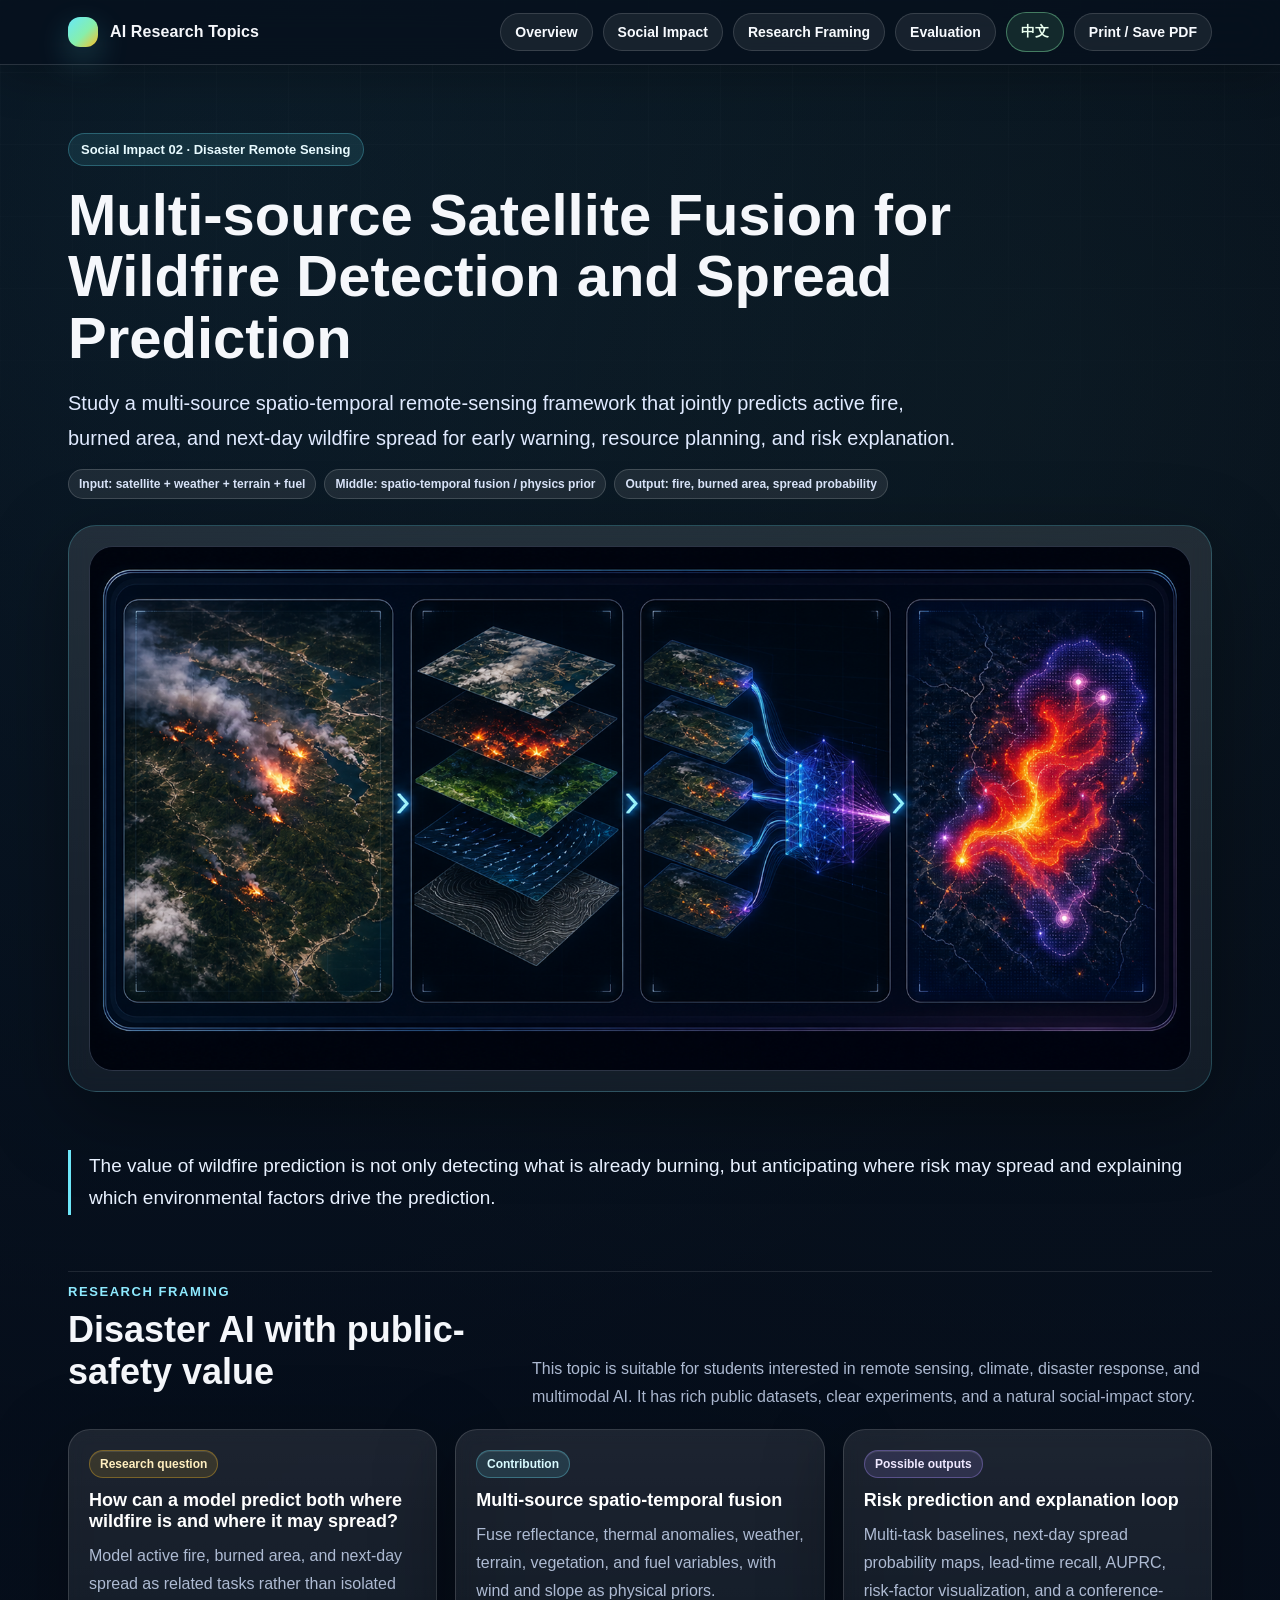
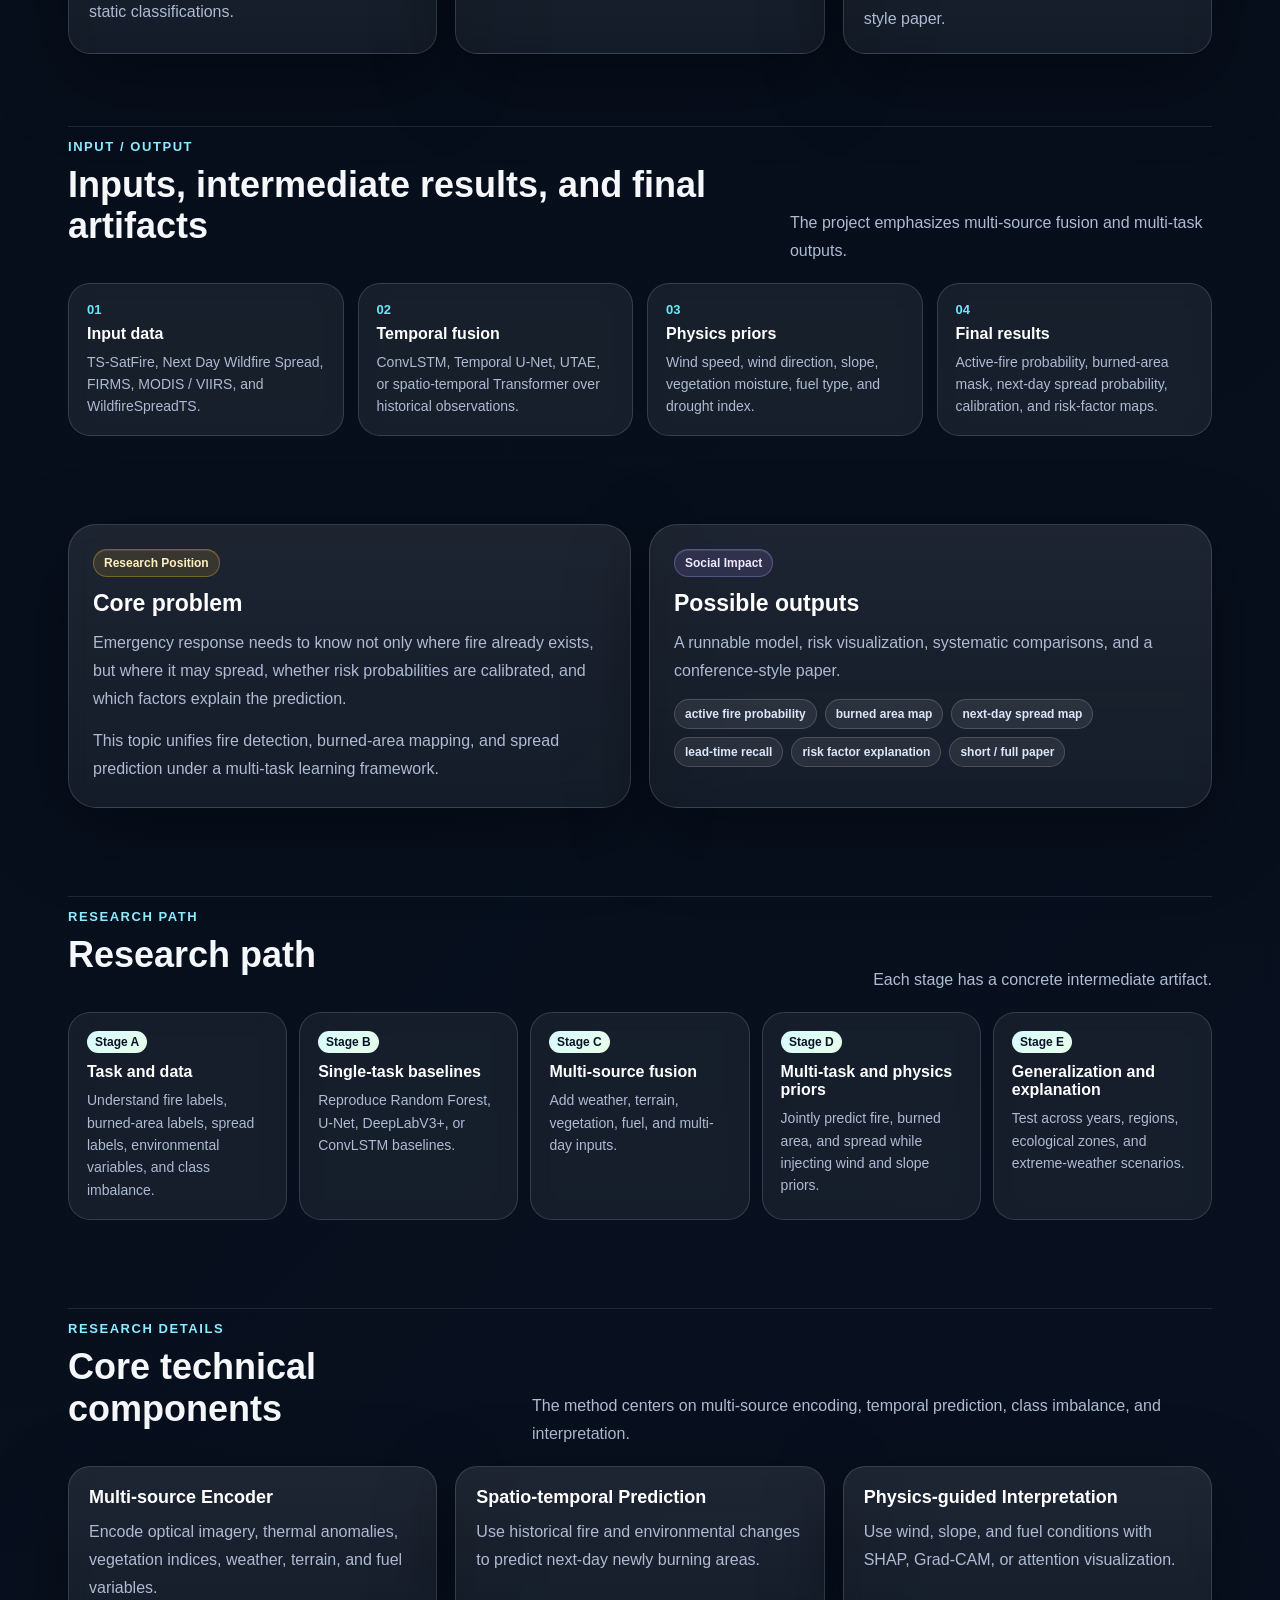
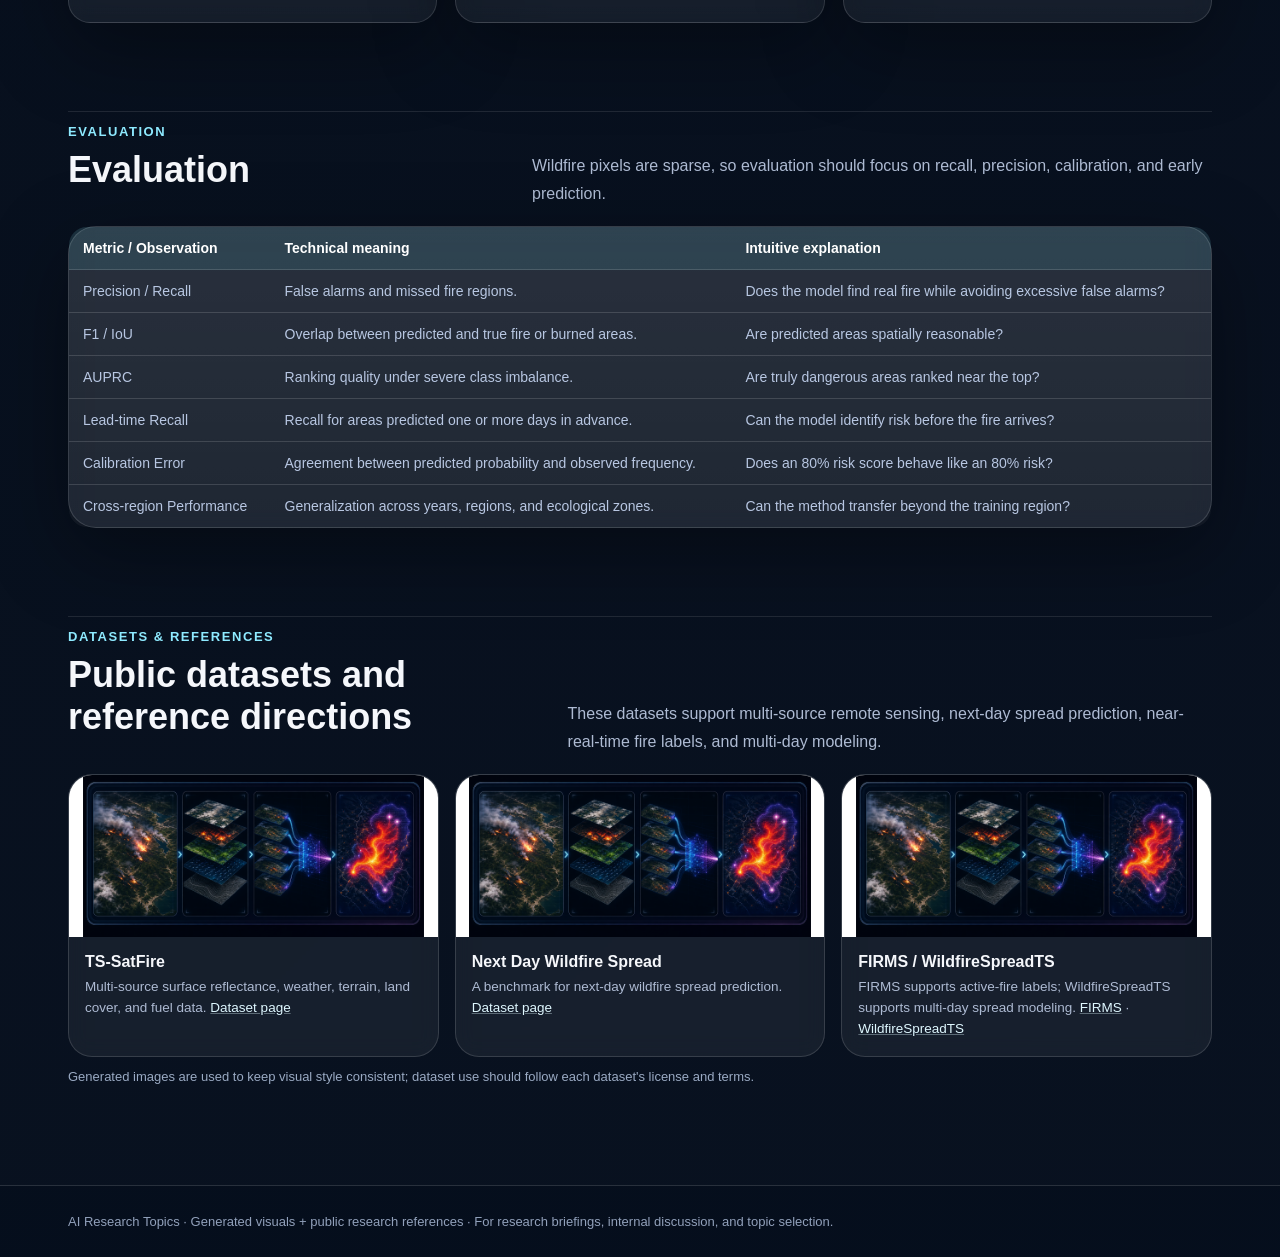
<file: 02_satellite_wildfire_prediction_en.html>
﻿<!DOCTYPE html>
<html lang="en"><head><meta charset="utf-8"><meta name="viewport" content="width=device-width, initial-scale=1"><link rel="stylesheet" href="assets/style.css"><title>Multi-source Satellite Fusion for Wildfire Detection and Spread Prediction</title><meta name="description" content="An AI for Social Impact research project on multi-source satellite, weather, terrain, vegetation, and fuel fusion for wildfire detection and spread prediction."></head><body><nav class="nav"><div class="container nav-inner"><a class="brand" href="index_en.html"><span class="brand-mark"></span><span>AI Research Topics</span></a><div class="nav-links"><a class="nav-link" href="index_en.html#overview">Overview</a><a class="nav-link" href="index_en.html#social-impact">Social Impact</a><a class="nav-link" href="#student-project">Research Framing</a><a class="nav-link" href="#evaluation">Evaluation</a><a class="nav-link" href="02_satellite_wildfire_prediction.html">中文</a><button class="btn" onclick="window.print()">Print / Save PDF</button></div></div></nav><main>
<header class="hero"><div class="container hero-grid"><div><div class="kicker">Social Impact 02 · Disaster Remote Sensing</div><h1>Multi-source Satellite Fusion for Wildfire Detection and Spread Prediction</h1><p class="lead">Study a multi-source spatio-temporal remote-sensing framework that jointly predicts active fire, burned area, and next-day wildfire spread for early warning, resource planning, and risk explanation.</p><div class="pills"><span class="pill">Input: satellite + weather + terrain + fuel</span><span class="pill">Middle: spatio-temporal fusion / physics prior</span><span class="pill">Output: fire, burned area, spread probability</span></div></div><div class="hero-card"><img src="assets/social_topic2_wildfire_teaser_real.png" alt="Satellite wildfire prediction teaser"></div></div></header>
<section class="section-tight"><div class="container"><p class="quote">The value of wildfire prediction is not only detecting what is already burning, but anticipating where risk may spread and explaining which environmental factors drive the prediction.</p></div></section>
<section id="student-project" class="section-tight"><div class="container"><div class="section-title"><div><div class="eyebrow">Research Framing</div><h2>Disaster AI with public-safety value</h2></div><p>This topic is suitable for students interested in remote sensing, climate, disaster response, and multimodal AI. It has rich public datasets, clear experiments, and a natural social-impact story.</p></div><div class="grid-3"><article class="card compact"><span class="badge gold">Research question</span><h4>How can a model predict both where wildfire is and where it may spread?</h4><p>Model active fire, burned area, and next-day spread as related tasks rather than isolated static classifications.</p></article><article class="card compact"><span class="badge">Contribution</span><h4>Multi-source spatio-temporal fusion</h4><p>Fuse reflectance, thermal anomalies, weather, terrain, vegetation, and fuel variables, with wind and slope as physical priors.</p></article><article class="card compact"><span class="badge purple">Possible outputs</span><h4>Risk prediction and explanation loop</h4><p>Multi-task baselines, next-day spread probability maps, lead-time recall, AUPRC, risk-factor visualization, and a conference-style paper.</p></article></div></div></section>
<section><div class="container"><div class="section-title"><div><div class="eyebrow">Input / Output</div><h2>Inputs, intermediate results, and final artifacts</h2></div><p>The project emphasizes multi-source fusion and multi-task outputs.</p></div><div class="io-grid"><article class="io-card"><div class="num">01</div><strong>Input data</strong><p>TS-SatFire, Next Day Wildfire Spread, FIRMS, MODIS / VIIRS, and WildfireSpreadTS.</p></article><article class="io-card"><div class="num">02</div><strong>Temporal fusion</strong><p>ConvLSTM, Temporal U-Net, UTAE, or spatio-temporal Transformer over historical observations.</p></article><article class="io-card"><div class="num">03</div><strong>Physics priors</strong><p>Wind speed, wind direction, slope, vegetation moisture, fuel type, and drought index.</p></article><article class="io-card"><div class="num">04</div><strong>Final results</strong><p>Active-fire probability, burned-area mask, next-day spread probability, calibration, and risk-factor maps.</p></article></div></div></section>
<section><div class="container"><div class="split"><div class="card"><span class="badge gold">Research Position</span><h3>Core problem</h3><p>Emergency response needs to know not only where fire already exists, but where it may spread, whether risk probabilities are calibrated, and which factors explain the prediction.</p><p>This topic unifies fire detection, burned-area mapping, and spread prediction under a multi-task learning framework.</p></div><div class="card"><span class="badge purple">Social Impact</span><h3>Possible outputs</h3><p>A runnable model, risk visualization, systematic comparisons, and a conference-style paper.</p><div class="pills"><span class="pill">active fire probability</span><span class="pill">burned area map</span><span class="pill">next-day spread map</span><span class="pill">lead-time recall</span><span class="pill">risk factor explanation</span><span class="pill">short / full paper</span></div></div></div></div></section>
<section><div class="container"><div class="section-title"><div><div class="eyebrow">Research Path</div><h2>Research path</h2></div><p>Each stage has a concrete intermediate artifact.</p></div><div class="timeline"><div class="stage"><span class="tag">Stage A</span><strong>Task and data</strong><p>Understand fire labels, burned-area labels, spread labels, environmental variables, and class imbalance.</p></div><div class="stage"><span class="tag">Stage B</span><strong>Single-task baselines</strong><p>Reproduce Random Forest, U-Net, DeepLabV3+, or ConvLSTM baselines.</p></div><div class="stage"><span class="tag">Stage C</span><strong>Multi-source fusion</strong><p>Add weather, terrain, vegetation, fuel, and multi-day inputs.</p></div><div class="stage"><span class="tag">Stage D</span><strong>Multi-task and physics priors</strong><p>Jointly predict fire, burned area, and spread while injecting wind and slope priors.</p></div><div class="stage"><span class="tag">Stage E</span><strong>Generalization and explanation</strong><p>Test across years, regions, ecological zones, and extreme-weather scenarios.</p></div></div></div></section>
<section><div class="container"><div class="section-title"><div><div class="eyebrow">Research Details</div><h2>Core technical components</h2></div><p>The method centers on multi-source encoding, temporal prediction, class imbalance, and interpretation.</p></div><div class="grid-3"><article class="card compact"><h4>Multi-source Encoder</h4><p>Encode optical imagery, thermal anomalies, vegetation indices, weather, terrain, and fuel variables.</p></article><article class="card compact"><h4>Spatio-temporal Prediction</h4><p>Use historical fire and environmental changes to predict next-day newly burning areas.</p></article><article class="card compact"><h4>Physics-guided Interpretation</h4><p>Use wind, slope, and fuel conditions with SHAP, Grad-CAM, or attention visualization.</p></article></div></div></section>
<section id="evaluation"><div class="container"><div class="section-title"><div><div class="eyebrow">Evaluation</div><h2>Evaluation</h2></div><p>Wildfire pixels are sparse, so evaluation should focus on recall, precision, calibration, and early prediction.</p></div><div class="panel"><table class="table"><thead><tr><th>Metric / Observation</th><th>Technical meaning</th><th>Intuitive explanation</th></tr></thead><tbody><tr><td>Precision / Recall</td><td>False alarms and missed fire regions.</td><td>Does the model find real fire while avoiding excessive false alarms?</td></tr><tr><td>F1 / IoU</td><td>Overlap between predicted and true fire or burned areas.</td><td>Are predicted areas spatially reasonable?</td></tr><tr><td>AUPRC</td><td>Ranking quality under severe class imbalance.</td><td>Are truly dangerous areas ranked near the top?</td></tr><tr><td>Lead-time Recall</td><td>Recall for areas predicted one or more days in advance.</td><td>Can the model identify risk before the fire arrives?</td></tr><tr><td>Calibration Error</td><td>Agreement between predicted probability and observed frequency.</td><td>Does an 80% risk score behave like an 80% risk?</td></tr><tr><td>Cross-region Performance</td><td>Generalization across years, regions, and ecological zones.</td><td>Can the method transfer beyond the training region?</td></tr></tbody></table></div></div></section>
<section><div class="container"><div class="section-title"><div><div class="eyebrow">Datasets &amp; References</div><h2>Public datasets and reference directions</h2></div><p>These datasets support multi-source remote sensing, next-day spread prediction, near-real-time fire labels, and multi-day modeling.</p></div><div class="ref-grid"><article class="ref-card"><div class="ref-img"><img src="assets/social_topic2_wildfire_teaser_real.png" alt="TS-SatFire dataset reference" loading="lazy"></div><div class="ref-body"><strong>TS-SatFire</strong><p>Multi-source surface reflectance, weather, terrain, land cover, and fuel data. <a href="https://www.nature.com/articles/s41597-025-06271-3" target="_blank" rel="noopener">Dataset page</a></p></div></article><article class="ref-card"><div class="ref-img"><img src="assets/social_topic2_wildfire_teaser_real.png" alt="Next Day Wildfire Spread reference" loading="lazy"></div><div class="ref-body"><strong>Next Day Wildfire Spread</strong><p>A benchmark for next-day wildfire spread prediction. <a href="https://research.google/pubs/next-day-wildfire-spread-a-machine-learning-dataset-to-predict-wildfire-spreading-from-remote-sensing-data/" target="_blank" rel="noopener">Dataset page</a></p></div></article><article class="ref-card"><div class="ref-img"><img src="assets/social_topic2_wildfire_teaser_real.png" alt="FIRMS and WildfireSpreadTS reference" loading="lazy"></div><div class="ref-body"><strong>FIRMS / WildfireSpreadTS</strong><p>FIRMS supports active-fire labels; WildfireSpreadTS supports multi-day spread modeling. <a href="https://firms.modaps.eosdis.nasa.gov/" target="_blank" rel="noopener">FIRMS</a> · <a href="https://github.com/DeepExtremes/WildfireSpreadTS" target="_blank" rel="noopener">WildfireSpreadTS</a></p></div></article></div><p class="caption">Generated images are used to keep visual style consistent; dataset use should follow each dataset's license and terms.</p></div></section>
</main><footer class="footer"><div class="container">AI Research Topics · Generated visuals + public research references · For research briefings, internal discussion, and topic selection.</div></footer></body></html>
</file>
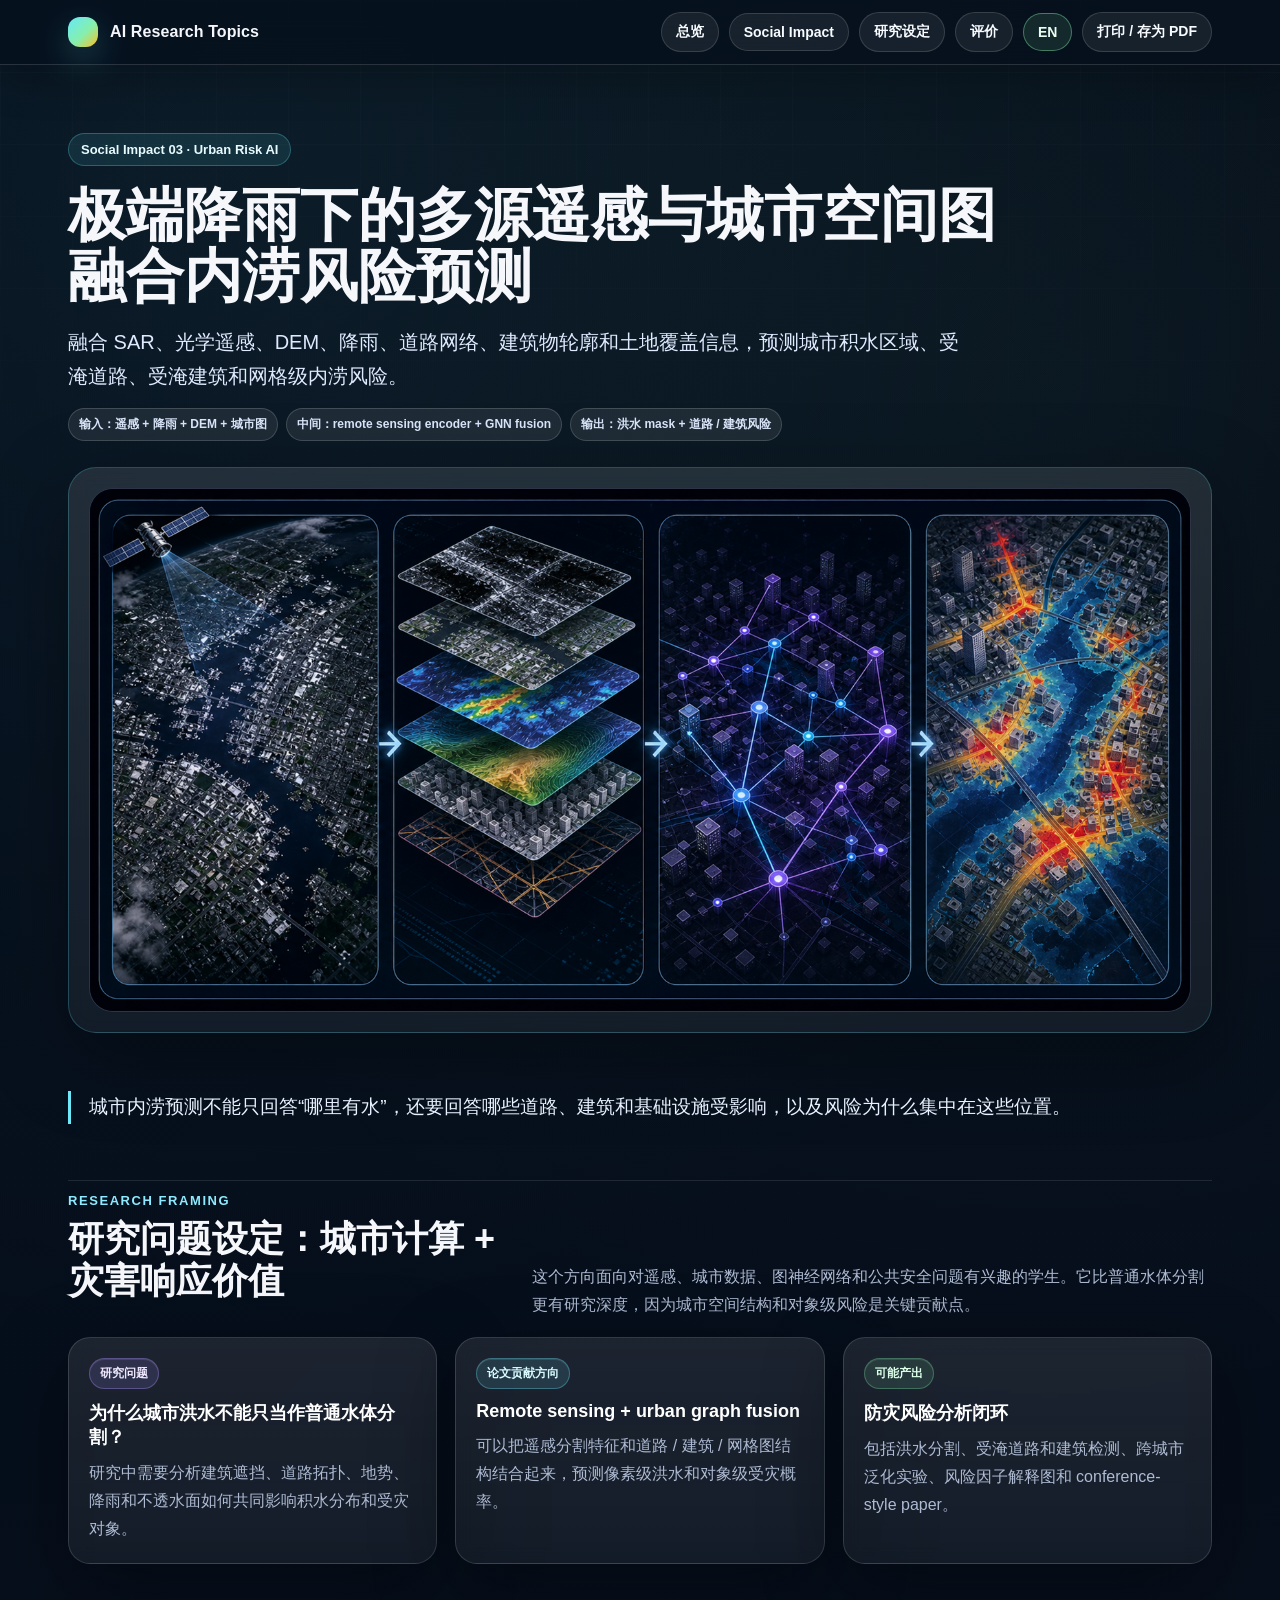
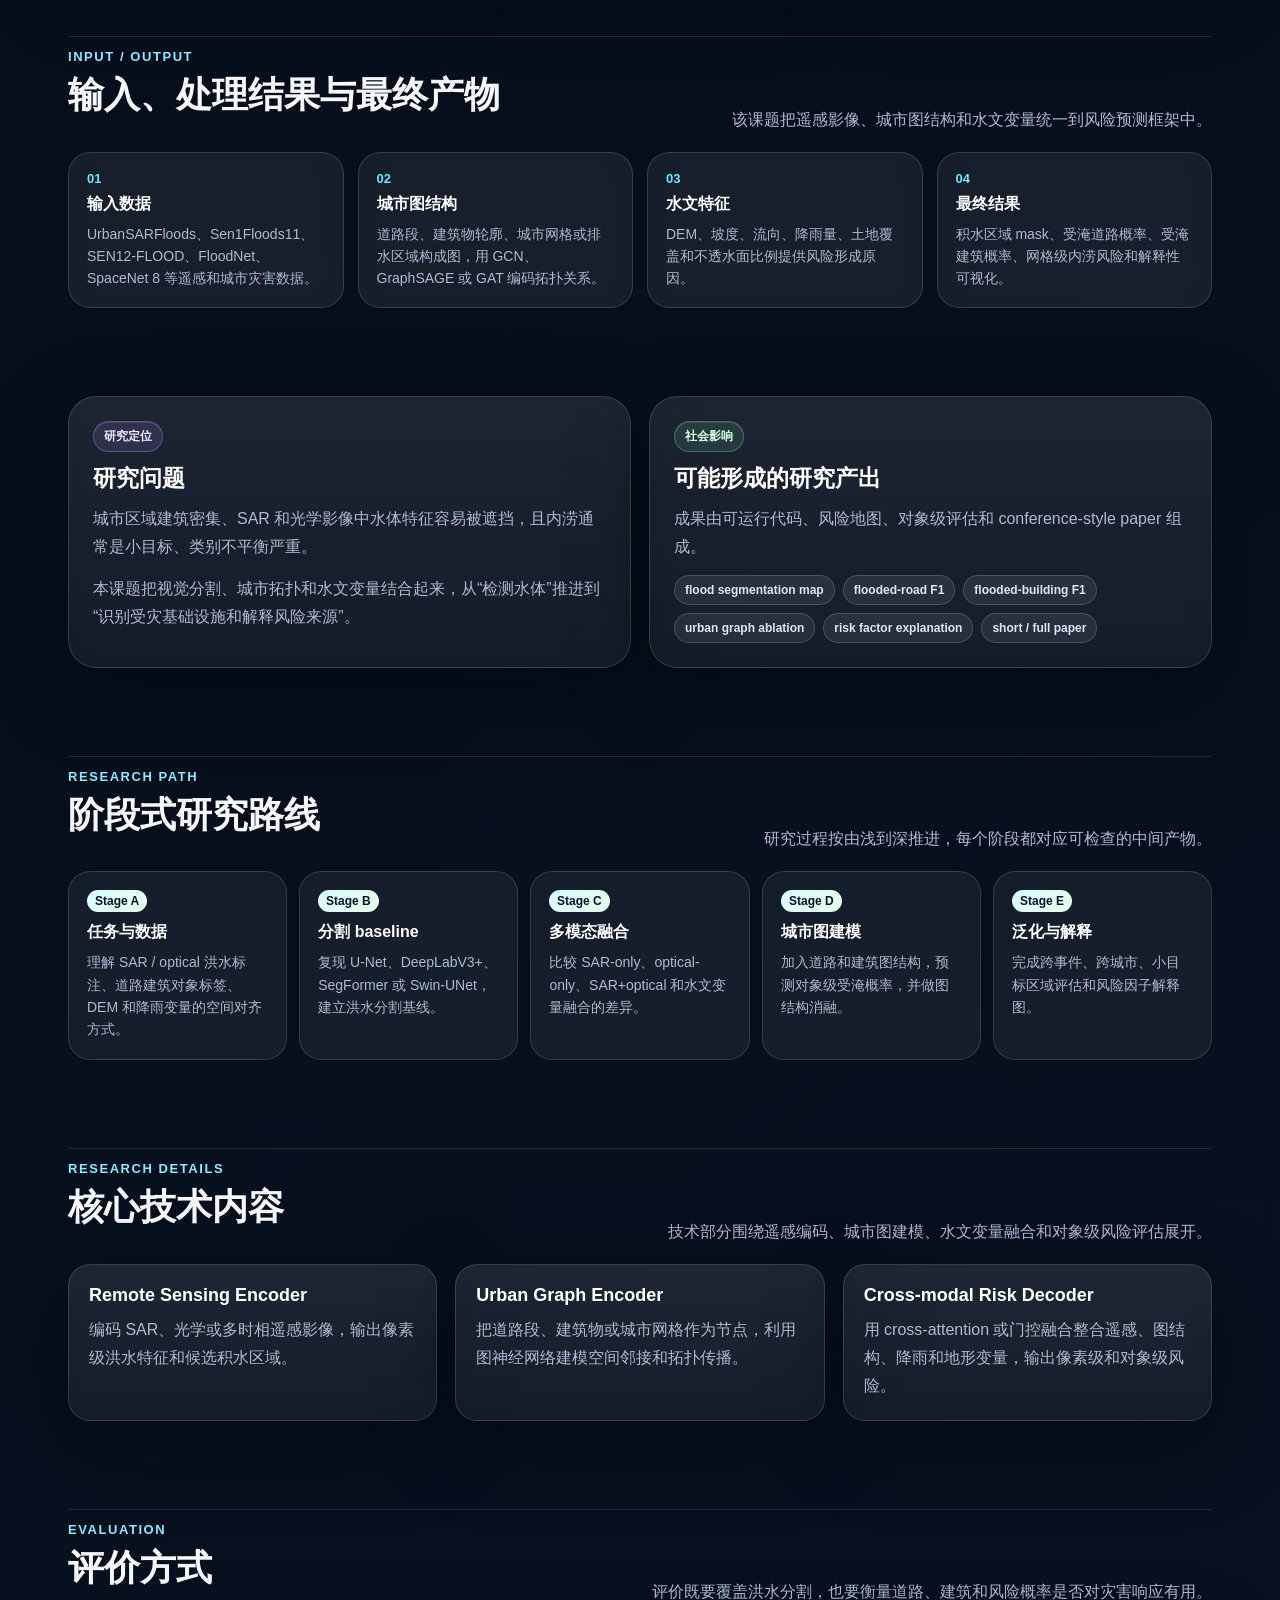
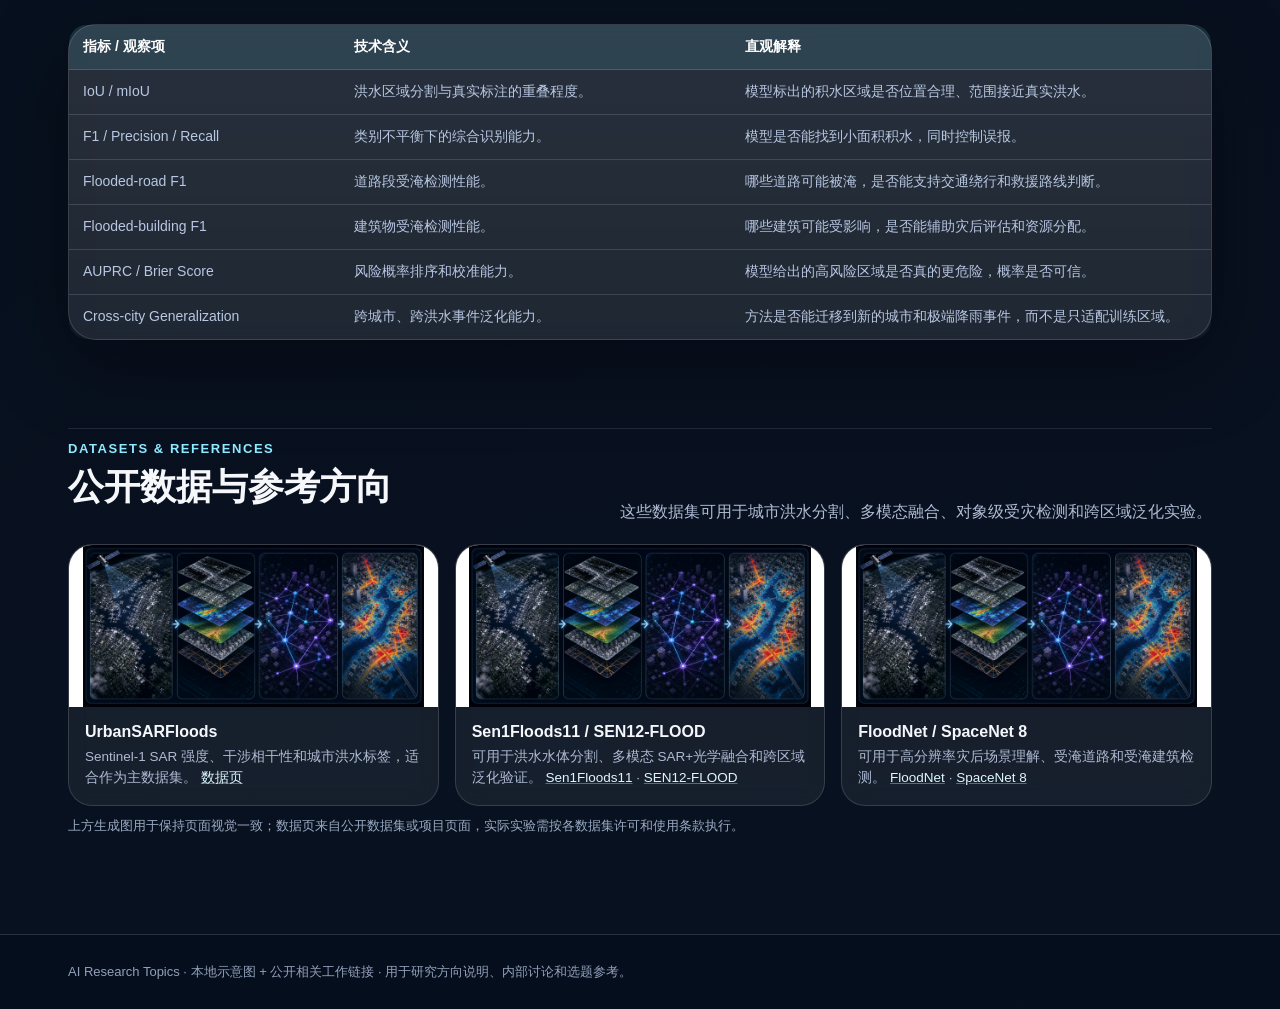
<file: 03_urban_flood_risk_prediction.html>
﻿<!DOCTYPE html>
<html lang="zh-CN">
<head>
  <meta charset="utf-8">
  <meta name="viewport" content="width=device-width, initial-scale=1">
  <link rel="stylesheet" href="assets/style.css">
  <title>极端降雨下的多源遥感与城市空间图融合内涝风险预测</title>
  <meta name="description" content="面向极端降雨和城市内涝风险的 AI for Social Impact 科研项目，融合遥感影像、SAR、DEM、降雨、道路网络和建筑物图结构。">
</head>
<body>
<nav class="nav"><div class="container nav-inner"><a class="brand" href="index.html"><span class="brand-mark"></span><span>AI Research Topics</span></a><div class="nav-links"><a class="nav-link" href="index.html#overview">总览</a><a class="nav-link" href="index.html#social-impact">Social Impact</a><a class="nav-link" href="#student-project">研究设定</a><a class="nav-link" href="#evaluation">评价</a><a class="nav-link" href="03_urban_flood_risk_prediction_en.html">EN</a><button class="btn" onclick="window.print()">打印 / 存为 PDF</button></div></div></nav>
<main>
<header class="hero"><div class="container hero-grid"><div><div class="kicker">Social Impact 03 · Urban Risk AI</div><h1>极端降雨下的多源遥感与城市空间图融合内涝风险预测</h1><p class="lead">融合 SAR、光学遥感、DEM、降雨、道路网络、建筑物轮廓和土地覆盖信息，预测城市积水区域、受淹道路、受淹建筑和网格级内涝风险。</p><div class="pills"><span class="pill">输入：遥感 + 降雨 + DEM + 城市图</span><span class="pill">中间：remote sensing encoder + GNN fusion</span><span class="pill">输出：洪水 mask + 道路 / 建筑风险</span></div></div><div class="hero-card"><img src="assets/social_topic3_flood_teaser_real.png" alt="城市内涝风险预测课题 teaser"></div></div></header>

<section class="section-tight"><div class="container"><p class="quote">城市内涝预测不能只回答“哪里有水”，还要回答哪些道路、建筑和基础设施受影响，以及风险为什么集中在这些位置。</p></div></section>

<section id="student-project" class="section-tight"><div class="container"><div class="section-title"><div><div class="eyebrow">Research Framing</div><h2>研究问题设定：城市计算 + 灾害响应价值</h2></div><p>这个方向面向对遥感、城市数据、图神经网络和公共安全问题有兴趣的学生。它比普通水体分割更有研究深度，因为城市空间结构和对象级风险是关键贡献点。</p></div><div class="grid-3"><article class="card compact"><span class="badge purple">研究问题</span><h4>为什么城市洪水不能只当作普通水体分割？</h4><p>研究中需要分析建筑遮挡、道路拓扑、地势、降雨和不透水面如何共同影响积水分布和受灾对象。</p></article><article class="card compact"><span class="badge">论文贡献方向</span><h4>Remote sensing + urban graph fusion</h4><p>可以把遥感分割特征和道路 / 建筑 / 网格图结构结合起来，预测像素级洪水和对象级受灾概率。</p></article><article class="card compact"><span class="badge green">可能产出</span><h4>防灾风险分析闭环</h4><p>包括洪水分割、受淹道路和建筑检测、跨城市泛化实验、风险因子解释图和 conference-style paper。</p></article></div></div></section>

<section><div class="container"><div class="section-title"><div><div class="eyebrow">Input / Output</div><h2>输入、处理结果与最终产物</h2></div><p>该课题把遥感影像、城市图结构和水文变量统一到风险预测框架中。</p></div><div class="io-grid"><article class="io-card"><div class="num">01</div><strong>输入数据</strong><p>UrbanSARFloods、Sen1Floods11、SEN12-FLOOD、FloodNet、SpaceNet 8 等遥感和城市灾害数据。</p></article><article class="io-card"><div class="num">02</div><strong>城市图结构</strong><p>道路段、建筑物轮廓、城市网格或排水区域构成图，用 GCN、GraphSAGE 或 GAT 编码拓扑关系。</p></article><article class="io-card"><div class="num">03</div><strong>水文特征</strong><p>DEM、坡度、流向、降雨量、土地覆盖和不透水面比例提供风险形成原因。</p></article><article class="io-card"><div class="num">04</div><strong>最终结果</strong><p>积水区域 mask、受淹道路概率、受淹建筑概率、网格级内涝风险和解释性可视化。</p></article></div></div></section>

<section><div class="container"><div class="split"><div class="card"><span class="badge purple">研究定位</span><h3>研究问题</h3><p>城市区域建筑密集、SAR 和光学影像中水体特征容易被遮挡，且内涝通常是小目标、类别不平衡严重。</p><p>本课题把视觉分割、城市拓扑和水文变量结合起来，从“检测水体”推进到“识别受灾基础设施和解释风险来源”。</p></div><div class="card"><span class="badge green">社会影响</span><h3>可能形成的研究产出</h3><p>成果由可运行代码、风险地图、对象级评估和 conference-style paper 组成。</p><div class="pills"><span class="pill">flood segmentation map</span><span class="pill">flooded-road F1</span><span class="pill">flooded-building F1</span><span class="pill">urban graph ablation</span><span class="pill">risk factor explanation</span><span class="pill">short / full paper</span></div></div></div></div></section>

<section><div class="container"><div class="section-title"><div><div class="eyebrow">Research Path</div><h2>阶段式研究路线</h2></div><p>研究过程按由浅到深推进，每个阶段都对应可检查的中间产物。</p></div><div class="timeline"><div class="stage"><span class="tag">Stage A</span><strong>任务与数据</strong><p>理解 SAR / optical 洪水标注、道路建筑对象标签、DEM 和降雨变量的空间对齐方式。</p></div><div class="stage"><span class="tag">Stage B</span><strong>分割 baseline</strong><p>复现 U-Net、DeepLabV3+、SegFormer 或 Swin-UNet，建立洪水分割基线。</p></div><div class="stage"><span class="tag">Stage C</span><strong>多模态融合</strong><p>比较 SAR-only、optical-only、SAR+optical 和水文变量融合的差异。</p></div><div class="stage"><span class="tag">Stage D</span><strong>城市图建模</strong><p>加入道路和建筑图结构，预测对象级受淹概率，并做图结构消融。</p></div><div class="stage"><span class="tag">Stage E</span><strong>泛化与解释</strong><p>完成跨事件、跨城市、小目标区域评估和风险因子解释图。</p></div></div></div></section>

<section><div class="container"><div class="section-title"><div><div class="eyebrow">Research Details</div><h2>核心技术内容</h2></div><p>技术部分围绕遥感编码、城市图建模、水文变量融合和对象级风险评估展开。</p></div><div class="grid-3"><article class="card compact"><h4>Remote Sensing Encoder</h4><p>编码 SAR、光学或多时相遥感影像，输出像素级洪水特征和候选积水区域。</p></article><article class="card compact"><h4>Urban Graph Encoder</h4><p>把道路段、建筑物或城市网格作为节点，利用图神经网络建模空间邻接和拓扑传播。</p></article><article class="card compact"><h4>Cross-modal Risk Decoder</h4><p>用 cross-attention 或门控融合整合遥感、图结构、降雨和地形变量，输出像素级和对象级风险。</p></article></div></div></section>

<section id="evaluation"><div class="container"><div class="section-title"><div><div class="eyebrow">Evaluation</div><h2>评价方式</h2></div><p>评价既要覆盖洪水分割，也要衡量道路、建筑和风险概率是否对灾害响应有用。</p></div><div class="panel"><table class="table"><thead><tr><th>指标 / 观察项</th><th>技术含义</th><th>直观解释</th></tr></thead><tbody><tr><td>IoU / mIoU</td><td>洪水区域分割与真实标注的重叠程度。</td><td>模型标出的积水区域是否位置合理、范围接近真实洪水。</td></tr><tr><td>F1 / Precision / Recall</td><td>类别不平衡下的综合识别能力。</td><td>模型是否能找到小面积积水，同时控制误报。</td></tr><tr><td>Flooded-road F1</td><td>道路段受淹检测性能。</td><td>哪些道路可能被淹，是否能支持交通绕行和救援路线判断。</td></tr><tr><td>Flooded-building F1</td><td>建筑物受淹检测性能。</td><td>哪些建筑可能受影响，是否能辅助灾后评估和资源分配。</td></tr><tr><td>AUPRC / Brier Score</td><td>风险概率排序和校准能力。</td><td>模型给出的高风险区域是否真的更危险，概率是否可信。</td></tr><tr><td>Cross-city Generalization</td><td>跨城市、跨洪水事件泛化能力。</td><td>方法是否能迁移到新的城市和极端降雨事件，而不是只适配训练区域。</td></tr></tbody></table></div></div></section>

<section><div class="container"><div class="section-title"><div><div class="eyebrow">Datasets &amp; References</div><h2>公开数据与参考方向</h2></div><p>这些数据集可用于城市洪水分割、多模态融合、对象级受灾检测和跨区域泛化实验。</p></div><div class="ref-grid"><article class="ref-card"><div class="ref-img"><img src="assets/social_topic3_flood_teaser_real.png" alt="UrbanSARFloods dataset reference" loading="lazy"></div><div class="ref-body"><strong>UrbanSARFloods</strong><p>Sentinel-1 SAR 强度、干涉相干性和城市洪水标签，适合作为主数据集。 <a href="https://arxiv.org/abs/2406.04111" target="_blank" rel="noopener">数据页</a></p></div></article><article class="ref-card"><div class="ref-img"><img src="assets/social_topic3_flood_teaser_real.png" alt="Sen1Floods11 and SEN12-FLOOD reference" loading="lazy"></div><div class="ref-body"><strong>Sen1Floods11 / SEN12-FLOOD</strong><p>可用于洪水水体分割、多模态 SAR+光学融合和跨区域泛化验证。 <a href="https://github.com/cloudtostreet/Sen1Floods11" target="_blank" rel="noopener">Sen1Floods11</a> · <a href="https://source.coop/esa/sen12flood" target="_blank" rel="noopener">SEN12-FLOOD</a></p></div></article><article class="ref-card"><div class="ref-img"><img src="assets/social_topic3_flood_teaser_real.png" alt="FloodNet and SpaceNet 8 reference" loading="lazy"></div><div class="ref-body"><strong>FloodNet / SpaceNet 8</strong><p>可用于高分辨率灾后场景理解、受淹道路和受淹建筑检测。 <a href="https://github.com/BinaLab/FloodNet-Supervised_v1.0" target="_blank" rel="noopener">FloodNet</a> · <a href="https://spacenet.ai/sn8-challenge/" target="_blank" rel="noopener">SpaceNet 8</a></p></div></article></div><p class="caption">上方生成图用于保持页面视觉一致；数据页来自公开数据集或项目页面，实际实验需按各数据集许可和使用条款执行。</p></div></section>
</main>
<footer class="footer"><div class="container">AI Research Topics · 本地示意图 + 公开相关工作链接 · 用于研究方向说明、内部讨论和选题参考。</div></footer>
</body>
</html>
</file>
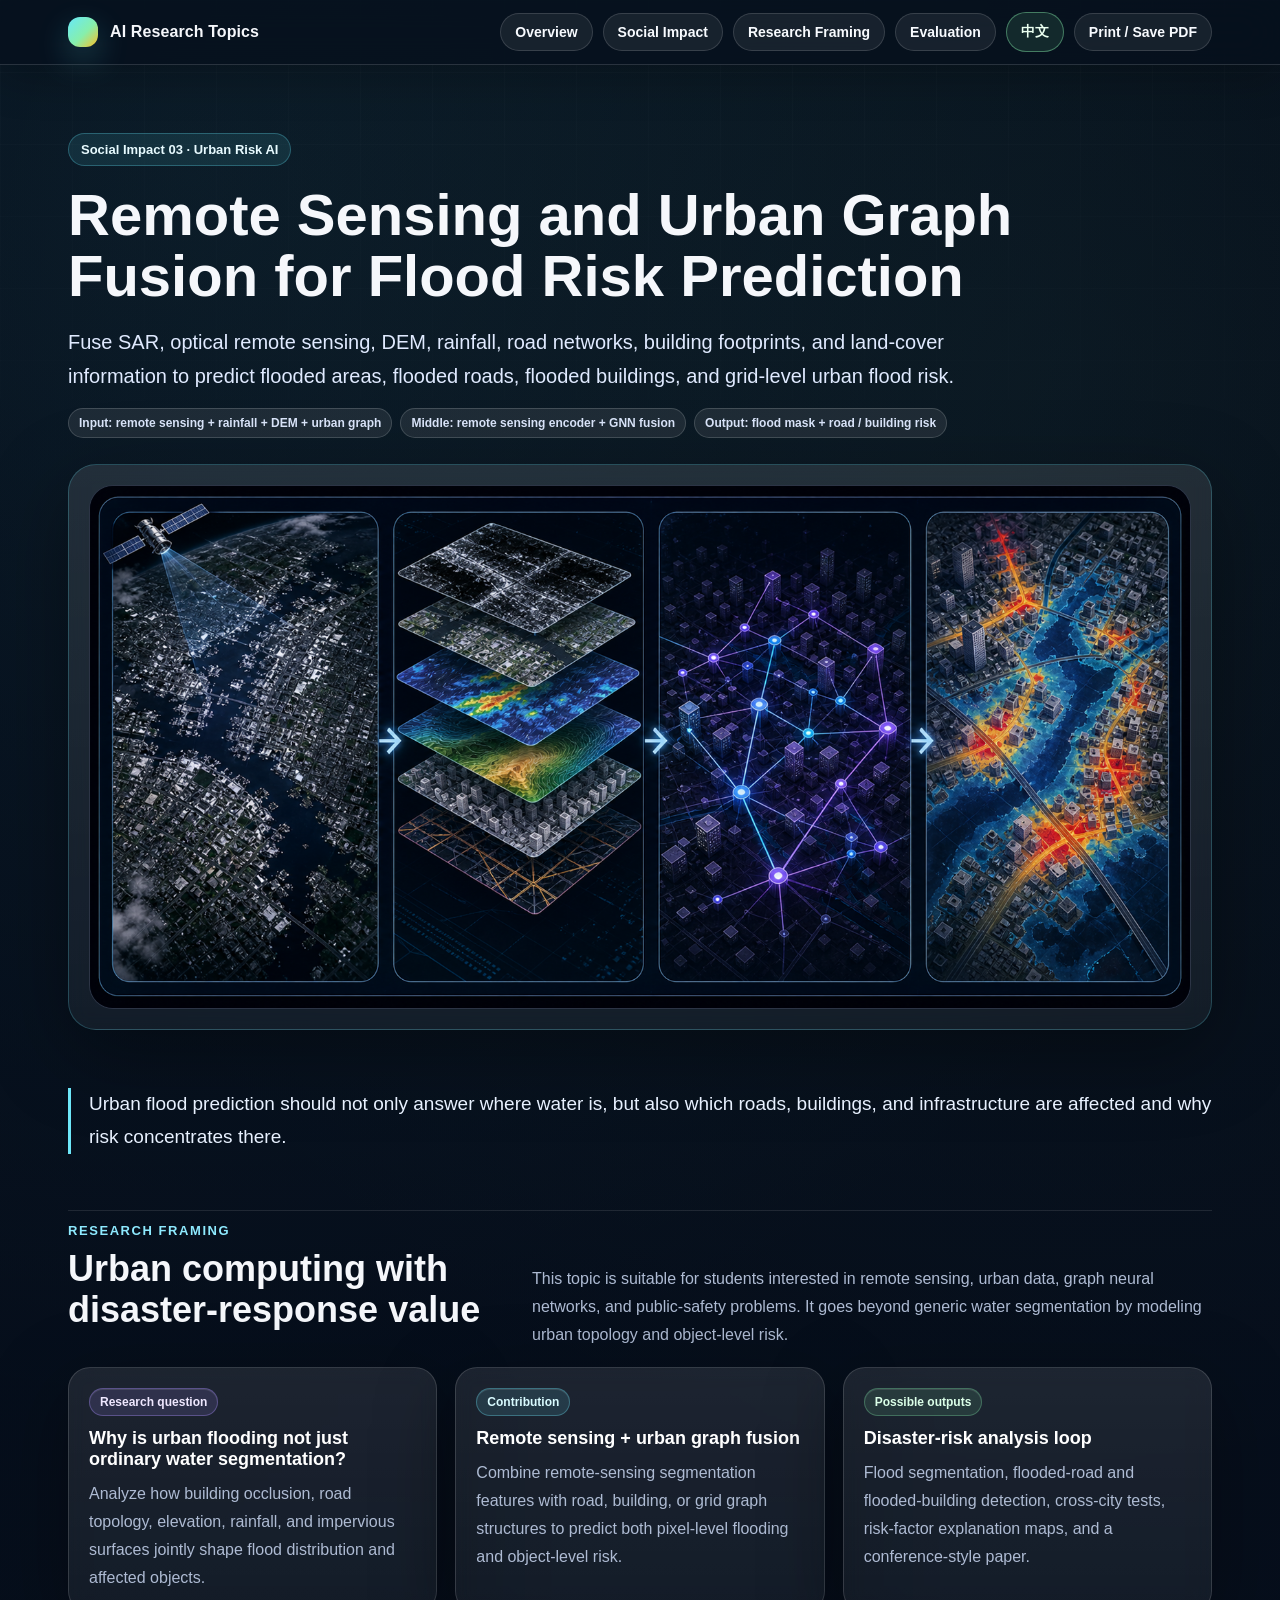
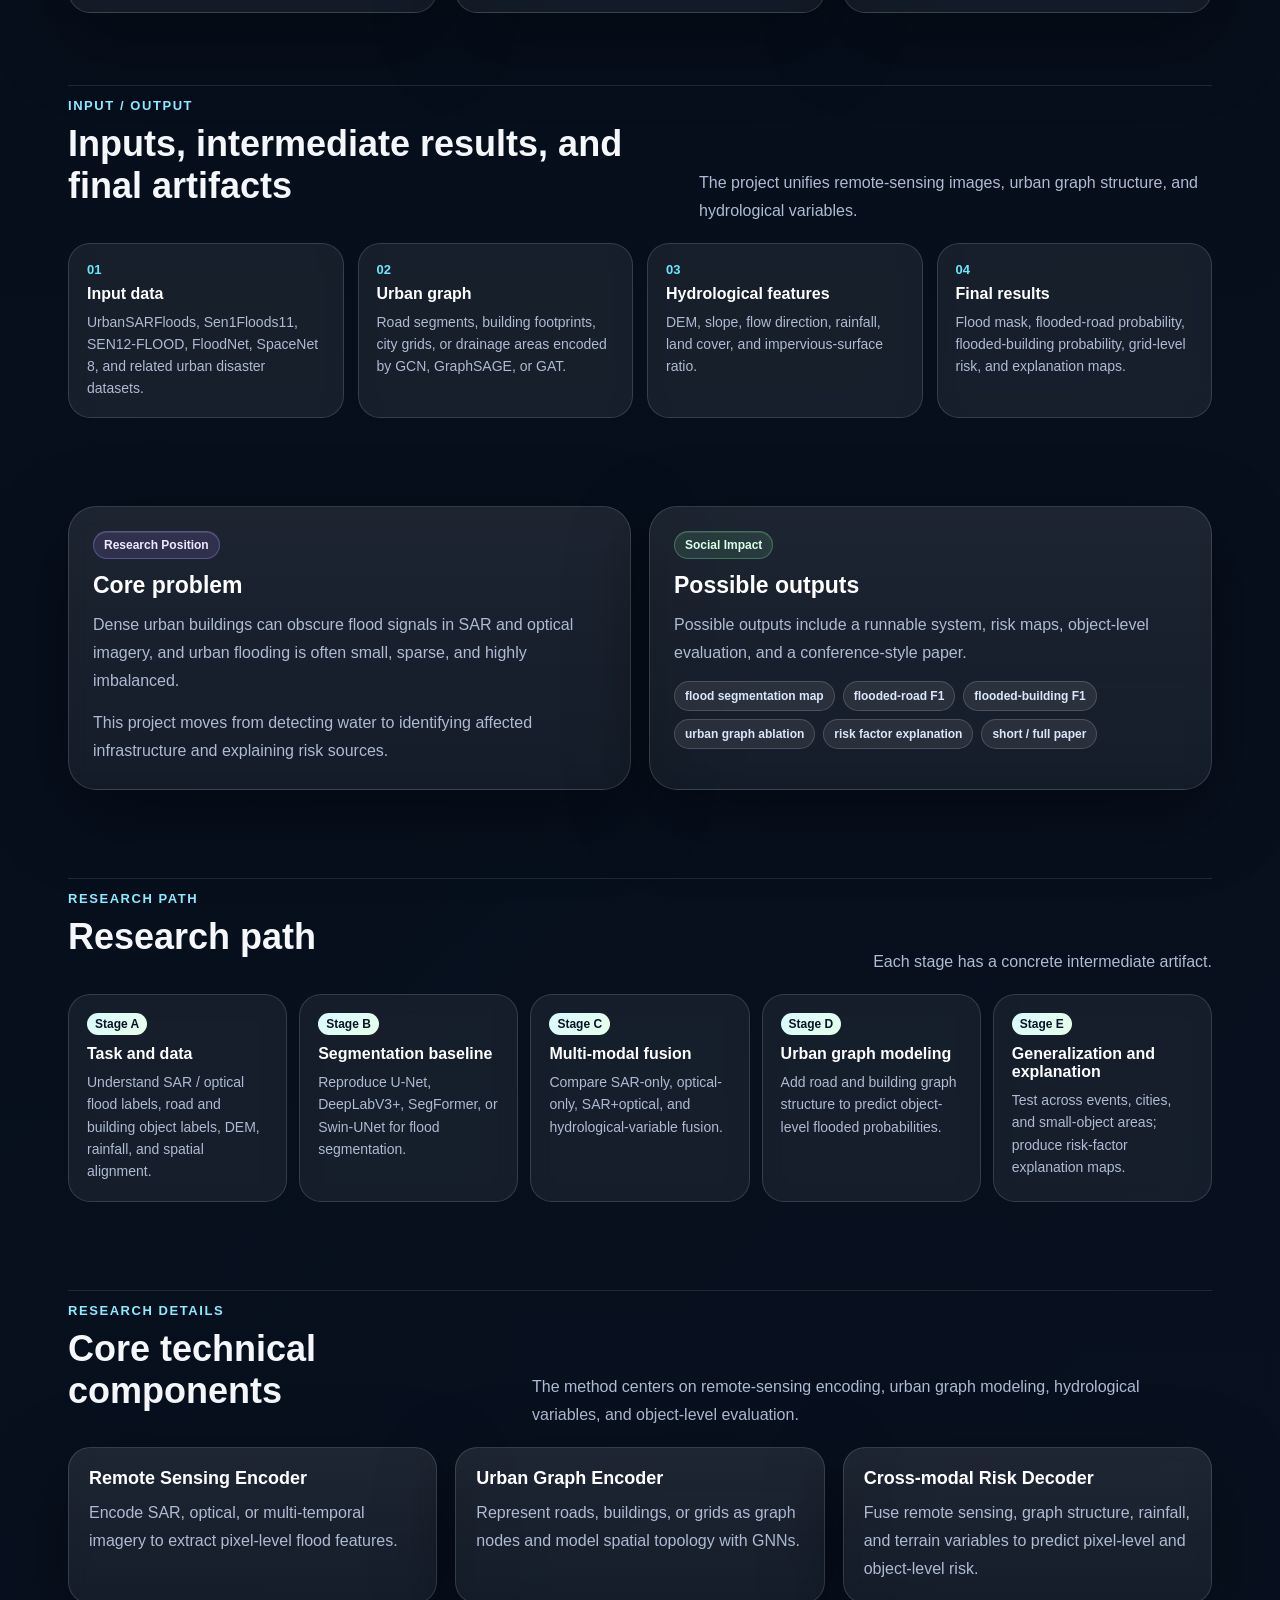
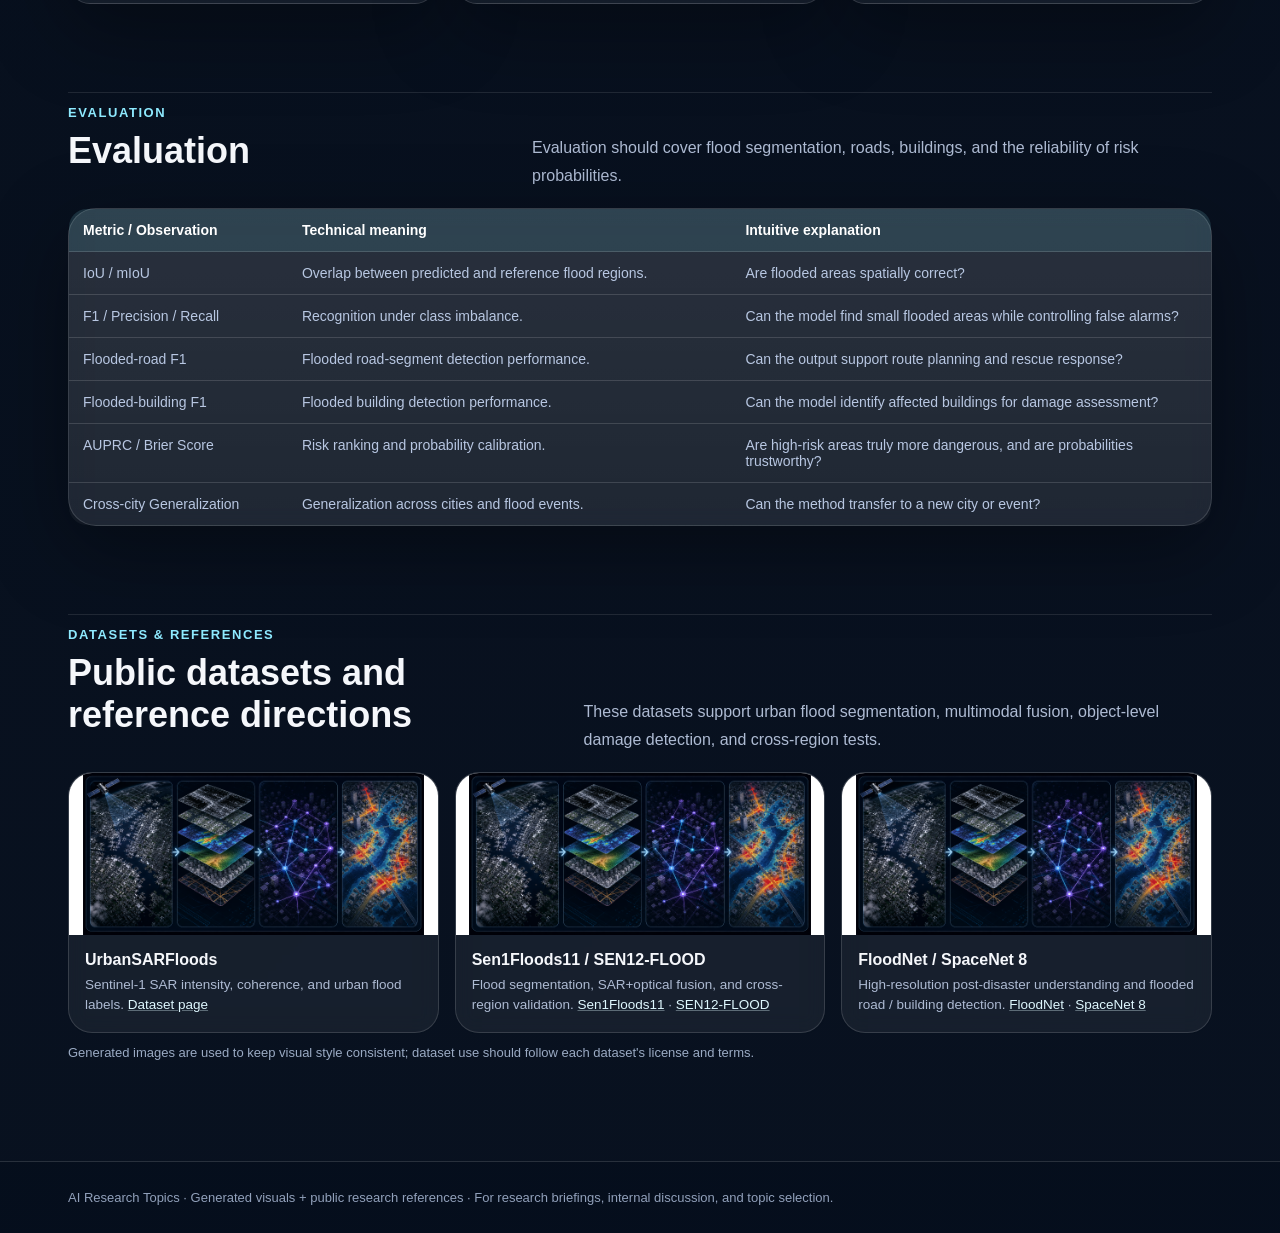
<file: 03_urban_flood_risk_prediction_en.html>
﻿<!DOCTYPE html>
<html lang="en"><head><meta charset="utf-8"><meta name="viewport" content="width=device-width, initial-scale=1"><link rel="stylesheet" href="assets/style.css"><title>Remote Sensing and Urban Graph Fusion for Flood Risk Prediction</title><meta name="description" content="An AI for Social Impact research project on urban flood risk prediction under extreme rainfall using remote sensing, SAR, DEM, rainfall, roads, and building graphs."></head><body><nav class="nav"><div class="container nav-inner"><a class="brand" href="index_en.html"><span class="brand-mark"></span><span>AI Research Topics</span></a><div class="nav-links"><a class="nav-link" href="index_en.html#overview">Overview</a><a class="nav-link" href="index_en.html#social-impact">Social Impact</a><a class="nav-link" href="#student-project">Research Framing</a><a class="nav-link" href="#evaluation">Evaluation</a><a class="nav-link" href="03_urban_flood_risk_prediction.html">中文</a><button class="btn" onclick="window.print()">Print / Save PDF</button></div></div></nav><main>
<header class="hero"><div class="container hero-grid"><div><div class="kicker">Social Impact 03 · Urban Risk AI</div><h1>Remote Sensing and Urban Graph Fusion for Flood Risk Prediction</h1><p class="lead">Fuse SAR, optical remote sensing, DEM, rainfall, road networks, building footprints, and land-cover information to predict flooded areas, flooded roads, flooded buildings, and grid-level urban flood risk.</p><div class="pills"><span class="pill">Input: remote sensing + rainfall + DEM + urban graph</span><span class="pill">Middle: remote sensing encoder + GNN fusion</span><span class="pill">Output: flood mask + road / building risk</span></div></div><div class="hero-card"><img src="assets/social_topic3_flood_teaser_real.png" alt="Urban flood risk prediction teaser"></div></div></header>
<section class="section-tight"><div class="container"><p class="quote">Urban flood prediction should not only answer where water is, but also which roads, buildings, and infrastructure are affected and why risk concentrates there.</p></div></section>
<section id="student-project" class="section-tight"><div class="container"><div class="section-title"><div><div class="eyebrow">Research Framing</div><h2>Urban computing with disaster-response value</h2></div><p>This topic is suitable for students interested in remote sensing, urban data, graph neural networks, and public-safety problems. It goes beyond generic water segmentation by modeling urban topology and object-level risk.</p></div><div class="grid-3"><article class="card compact"><span class="badge purple">Research question</span><h4>Why is urban flooding not just ordinary water segmentation?</h4><p>Analyze how building occlusion, road topology, elevation, rainfall, and impervious surfaces jointly shape flood distribution and affected objects.</p></article><article class="card compact"><span class="badge">Contribution</span><h4>Remote sensing + urban graph fusion</h4><p>Combine remote-sensing segmentation features with road, building, or grid graph structures to predict both pixel-level flooding and object-level risk.</p></article><article class="card compact"><span class="badge green">Possible outputs</span><h4>Disaster-risk analysis loop</h4><p>Flood segmentation, flooded-road and flooded-building detection, cross-city tests, risk-factor explanation maps, and a conference-style paper.</p></article></div></div></section>
<section><div class="container"><div class="section-title"><div><div class="eyebrow">Input / Output</div><h2>Inputs, intermediate results, and final artifacts</h2></div><p>The project unifies remote-sensing images, urban graph structure, and hydrological variables.</p></div><div class="io-grid"><article class="io-card"><div class="num">01</div><strong>Input data</strong><p>UrbanSARFloods, Sen1Floods11, SEN12-FLOOD, FloodNet, SpaceNet 8, and related urban disaster datasets.</p></article><article class="io-card"><div class="num">02</div><strong>Urban graph</strong><p>Road segments, building footprints, city grids, or drainage areas encoded by GCN, GraphSAGE, or GAT.</p></article><article class="io-card"><div class="num">03</div><strong>Hydrological features</strong><p>DEM, slope, flow direction, rainfall, land cover, and impervious-surface ratio.</p></article><article class="io-card"><div class="num">04</div><strong>Final results</strong><p>Flood mask, flooded-road probability, flooded-building probability, grid-level risk, and explanation maps.</p></article></div></div></section>
<section><div class="container"><div class="split"><div class="card"><span class="badge purple">Research Position</span><h3>Core problem</h3><p>Dense urban buildings can obscure flood signals in SAR and optical imagery, and urban flooding is often small, sparse, and highly imbalanced.</p><p>This project moves from detecting water to identifying affected infrastructure and explaining risk sources.</p></div><div class="card"><span class="badge green">Social Impact</span><h3>Possible outputs</h3><p>Possible outputs include a runnable system, risk maps, object-level evaluation, and a conference-style paper.</p><div class="pills"><span class="pill">flood segmentation map</span><span class="pill">flooded-road F1</span><span class="pill">flooded-building F1</span><span class="pill">urban graph ablation</span><span class="pill">risk factor explanation</span><span class="pill">short / full paper</span></div></div></div></div></section>
<section><div class="container"><div class="section-title"><div><div class="eyebrow">Research Path</div><h2>Research path</h2></div><p>Each stage has a concrete intermediate artifact.</p></div><div class="timeline"><div class="stage"><span class="tag">Stage A</span><strong>Task and data</strong><p>Understand SAR / optical flood labels, road and building object labels, DEM, rainfall, and spatial alignment.</p></div><div class="stage"><span class="tag">Stage B</span><strong>Segmentation baseline</strong><p>Reproduce U-Net, DeepLabV3+, SegFormer, or Swin-UNet for flood segmentation.</p></div><div class="stage"><span class="tag">Stage C</span><strong>Multi-modal fusion</strong><p>Compare SAR-only, optical-only, SAR+optical, and hydrological-variable fusion.</p></div><div class="stage"><span class="tag">Stage D</span><strong>Urban graph modeling</strong><p>Add road and building graph structure to predict object-level flooded probabilities.</p></div><div class="stage"><span class="tag">Stage E</span><strong>Generalization and explanation</strong><p>Test across events, cities, and small-object areas; produce risk-factor explanation maps.</p></div></div></div></section>
<section><div class="container"><div class="section-title"><div><div class="eyebrow">Research Details</div><h2>Core technical components</h2></div><p>The method centers on remote-sensing encoding, urban graph modeling, hydrological variables, and object-level evaluation.</p></div><div class="grid-3"><article class="card compact"><h4>Remote Sensing Encoder</h4><p>Encode SAR, optical, or multi-temporal imagery to extract pixel-level flood features.</p></article><article class="card compact"><h4>Urban Graph Encoder</h4><p>Represent roads, buildings, or grids as graph nodes and model spatial topology with GNNs.</p></article><article class="card compact"><h4>Cross-modal Risk Decoder</h4><p>Fuse remote sensing, graph structure, rainfall, and terrain variables to predict pixel-level and object-level risk.</p></article></div></div></section>
<section id="evaluation"><div class="container"><div class="section-title"><div><div class="eyebrow">Evaluation</div><h2>Evaluation</h2></div><p>Evaluation should cover flood segmentation, roads, buildings, and the reliability of risk probabilities.</p></div><div class="panel"><table class="table"><thead><tr><th>Metric / Observation</th><th>Technical meaning</th><th>Intuitive explanation</th></tr></thead><tbody><tr><td>IoU / mIoU</td><td>Overlap between predicted and reference flood regions.</td><td>Are flooded areas spatially correct?</td></tr><tr><td>F1 / Precision / Recall</td><td>Recognition under class imbalance.</td><td>Can the model find small flooded areas while controlling false alarms?</td></tr><tr><td>Flooded-road F1</td><td>Flooded road-segment detection performance.</td><td>Can the output support route planning and rescue response?</td></tr><tr><td>Flooded-building F1</td><td>Flooded building detection performance.</td><td>Can the model identify affected buildings for damage assessment?</td></tr><tr><td>AUPRC / Brier Score</td><td>Risk ranking and probability calibration.</td><td>Are high-risk areas truly more dangerous, and are probabilities trustworthy?</td></tr><tr><td>Cross-city Generalization</td><td>Generalization across cities and flood events.</td><td>Can the method transfer to a new city or event?</td></tr></tbody></table></div></div></section>
<section><div class="container"><div class="section-title"><div><div class="eyebrow">Datasets &amp; References</div><h2>Public datasets and reference directions</h2></div><p>These datasets support urban flood segmentation, multimodal fusion, object-level damage detection, and cross-region tests.</p></div><div class="ref-grid"><article class="ref-card"><div class="ref-img"><img src="assets/social_topic3_flood_teaser_real.png" alt="UrbanSARFloods dataset reference" loading="lazy"></div><div class="ref-body"><strong>UrbanSARFloods</strong><p>Sentinel-1 SAR intensity, coherence, and urban flood labels. <a href="https://arxiv.org/abs/2406.04111" target="_blank" rel="noopener">Dataset page</a></p></div></article><article class="ref-card"><div class="ref-img"><img src="assets/social_topic3_flood_teaser_real.png" alt="Sen1Floods11 and SEN12-FLOOD reference" loading="lazy"></div><div class="ref-body"><strong>Sen1Floods11 / SEN12-FLOOD</strong><p>Flood segmentation, SAR+optical fusion, and cross-region validation. <a href="https://github.com/cloudtostreet/Sen1Floods11" target="_blank" rel="noopener">Sen1Floods11</a> · <a href="https://source.coop/esa/sen12flood" target="_blank" rel="noopener">SEN12-FLOOD</a></p></div></article><article class="ref-card"><div class="ref-img"><img src="assets/social_topic3_flood_teaser_real.png" alt="FloodNet and SpaceNet 8 reference" loading="lazy"></div><div class="ref-body"><strong>FloodNet / SpaceNet 8</strong><p>High-resolution post-disaster understanding and flooded road / building detection. <a href="https://github.com/BinaLab/FloodNet-Supervised_v1.0" target="_blank" rel="noopener">FloodNet</a> · <a href="https://spacenet.ai/sn8-challenge/" target="_blank" rel="noopener">SpaceNet 8</a></p></div></article></div><p class="caption">Generated images are used to keep visual style consistent; dataset use should follow each dataset's license and terms.</p></div></section>
</main><footer class="footer"><div class="container">AI Research Topics · Generated visuals + public research references · For research briefings, internal discussion, and topic selection.</div></footer></body></html>
</file>
<file: assets/style.css>
:root{
  --bg:#08111f;
  --bg2:#0b1730;
  --panel:#111d35;
  --panel2:#0e1a31;
  --text:#f5f7fb;
  --muted:#aebbd3;
  --soft:#dce6ff;
  --line:rgba(255,255,255,.14);
  --line2:rgba(255,255,255,.22);
  --accent:#6ee7f9;
  --accent2:#a78bfa;
  --accent3:#fbbf24;
  --good:#86efac;
  --warn:#fb7185;
  --shadow:0 24px 80px rgba(0,0,0,.35);
  --radius:28px;
}
*{box-sizing:border-box}
html{scroll-behavior:smooth}
body{
  margin:0;
  font-family:-apple-system,BlinkMacSystemFont,"Segoe UI",Roboto,"Noto Sans SC","PingFang SC","Microsoft YaHei",Arial,sans-serif;
  color:var(--text);
  background:
    radial-gradient(circle at 10% 0%,rgba(103,232,249,.20),transparent 30%),
    radial-gradient(circle at 90% 10%,rgba(167,139,250,.25),transparent 34%),
    linear-gradient(135deg,#06101d 0%,#08111f 45%,#0b1730 100%);
  min-height:100vh;
}
a{color:inherit;text-decoration:none}
img{max-width:100%;display:block}
.container{max-width:1200px;margin:0 auto;padding:0 28px}
.nav{
  position:sticky;top:0;z-index:20;
  border-bottom:1px solid var(--line);
  background:rgba(6,16,29,.78);
  backdrop-filter:blur(18px);
}
.nav-inner{display:flex;align-items:center;justify-content:space-between;gap:18px;min-height:64px}
.brand{display:flex;align-items:center;gap:12px;font-weight:850;letter-spacing:.1px}
.brand-mark{width:30px;height:30px;border-radius:12px;background:linear-gradient(135deg,var(--accent),var(--accent2));box-shadow:0 12px 32px rgba(110,231,249,.24)}
.nav-links{display:flex;gap:10px;align-items:center;flex-wrap:wrap;justify-content:flex-end}
.nav-link,.btn{
  display:inline-flex;align-items:center;justify-content:center;gap:8px;
  padding:10px 14px;border:1px solid var(--line);border-radius:999px;
  background:rgba(255,255,255,.07);color:#f8fbff;font-weight:760;font-size:14px;
}
.nav-link:hover,.btn:hover{border-color:var(--line2);background:rgba(255,255,255,.11)}
.btn.primary{background:linear-gradient(135deg,rgba(110,231,249,.28),rgba(167,139,250,.30));border-color:rgba(110,231,249,.38)}
.hero{padding:68px 0 30px}
.kicker{display:inline-flex;width:max-content;padding:8px 12px;border-radius:999px;border:1px solid var(--line);background:rgba(255,255,255,.08);color:#e8f3ff;font-weight:820;font-size:13px;margin-bottom:18px}
h1{font-size:58px;line-height:1.06;letter-spacing:-1.7px;margin:0 0 18px;max-width:980px}
h2{font-size:36px;line-height:1.16;letter-spacing:-.7px;margin:0 0 18px}
h3{font-size:23px;line-height:1.22;margin:0 0 12px}
h4{font-size:18px;margin:0 0 10px}
p{color:var(--muted);font-size:16px;line-height:1.75;margin:0 0 14px}.lead{font-size:20px;line-height:1.72;color:#dbe7ff;max-width:900px}.small{font-size:13px;color:#92a1bb}.eyebrow{font-size:13px;color:#9bdcf2;font-weight:850;text-transform:uppercase;letter-spacing:.12em;margin-bottom:10px}
section{padding:44px 0}.section-tight{padding:28px 0}.section-title{display:flex;align-items:flex-end;justify-content:space-between;gap:20px;margin-bottom:18px}.section-title p{max-width:680px;margin:0}
.hero-grid{display:grid;grid-template-columns:1fr;gap:26px;align-items:start}.hero-card,.card,.panel{
  border:1px solid var(--line);background:linear-gradient(180deg,rgba(255,255,255,.095),rgba(255,255,255,.055));border-radius:var(--radius);box-shadow:var(--shadow)
}.hero-card{padding:20px;overflow-x:auto}.hero-card img{width:100%;min-width:900px;height:auto;border-radius:24px;border:1px solid var(--line);background:#091326}
.grid-3{display:grid;grid-template-columns:repeat(3,1fr);gap:18px}.grid-2{display:grid;grid-template-columns:repeat(2,1fr);gap:18px}.grid-4{display:grid;grid-template-columns:repeat(4,1fr);gap:16px}
.card{padding:24px;min-height:100%}.card.compact{padding:20px}.card h3,.card h4{color:#fff}.card p:last-child{margin-bottom:0}
.badge{display:inline-flex;width:max-content;align-items:center;gap:6px;border-radius:999px;padding:6px 10px;font-size:12px;font-weight:860;border:1px solid rgba(110,231,249,.32);background:rgba(110,231,249,.12);color:#d9fbff;margin-bottom:12px}.badge.purple{border-color:rgba(167,139,250,.36);background:rgba(167,139,250,.14);color:#efe8ff}.badge.gold{border-color:rgba(251,191,36,.34);background:rgba(251,191,36,.12);color:#ffefc0}.badge.green{border-color:rgba(134,239,172,.30);background:rgba(134,239,172,.11);color:#dbffe8}
.pills{display:flex;flex-wrap:wrap;gap:8px;margin-top:14px}.pill{display:inline-flex;padding:7px 10px;border-radius:999px;border:1px solid var(--line);background:rgba(255,255,255,.075);color:#dbe6fb;font-size:12px;font-weight:780}.pill.dim{color:#aebbd3}
.flow{display:grid;grid-template-columns:1fr 1fr 1fr;gap:14px}.flow-step{border:1px solid var(--line);border-radius:22px;background:rgba(255,255,255,.06);padding:18px;position:relative}.flow-step:not(:last-child)::after{content:'→';position:absolute;right:-16px;top:50%;transform:translateY(-50%);color:#b8c7e4;font-weight:900;font-size:24px}.flow-step strong{display:block;font-size:18px;color:#fff;margin-bottom:8px}.flow-step span{display:block;color:#aebbd3;line-height:1.55;font-size:14px}.io-grid{display:grid;grid-template-columns:repeat(4,1fr);gap:14px}.io-card{border:1px solid var(--line);border-radius:22px;background:rgba(255,255,255,.065);padding:18px}.io-card .num{font-weight:900;color:var(--accent);font-size:13px;margin-bottom:8px}.io-card strong{display:block;color:#fff;margin-bottom:8px}.io-card p{font-size:14px;line-height:1.58;margin:0}.timeline{display:grid;grid-template-columns:repeat(5,1fr);gap:12px}.stage{padding:18px;border:1px solid var(--line);border-radius:22px;background:rgba(255,255,255,.06)}.stage strong{display:block;color:#fff;margin-bottom:8px}.stage p{font-size:14px;line-height:1.6;margin:0}.stage .tag{display:inline-block;color:#091326;background:#c7f3ff;border-radius:999px;padding:4px 8px;font-size:12px;font-weight:900;margin-bottom:10px}
.figure-wrap{border:1px solid var(--line);border-radius:30px;background:rgba(255,255,255,.06);box-shadow:var(--shadow);padding:16px}.figure-wrap img{border-radius:22px;border:1px solid var(--line);background:#07111f}.caption{font-size:13px;color:#9aaac3;line-height:1.55;margin-top:10px}.caption a{color:#cdefff;text-decoration:underline;text-decoration-color:rgba(205,239,255,.34)}
.ref-grid{display:grid;grid-template-columns:repeat(3,1fr);gap:16px}.ref-card{overflow:hidden;border:1px solid var(--line);border-radius:24px;background:rgba(255,255,255,.06)}.ref-img{height:162px;background:#f8fafc;display:flex;align-items:center;justify-content:center;overflow:hidden}.ref-img img{width:100%;height:100%;object-fit:contain;background:#fff}.ref-body{padding:16px}.ref-body strong{display:block;margin-bottom:6px}.ref-body p{font-size:13.5px;line-height:1.55;margin:0;color:#aebbd3}.ref-body a{color:#dff8ff;text-decoration:underline;text-decoration-color:rgba(223,248,255,.35)}
.table{width:100%;border-collapse:collapse;overflow:hidden;border-radius:18px}.table th,.table td{text-align:left;border-bottom:1px solid var(--line);padding:13px 14px;font-size:14px;vertical-align:top}.table th{color:#fff;background:rgba(255,255,255,.08)}.table td{color:#b8c7e2}.table tr:last-child td{border-bottom:none}.split{display:grid;grid-template-columns:1fr 1fr;gap:18px}.callout{border:1px solid rgba(110,231,249,.28);border-radius:24px;background:linear-gradient(135deg,rgba(110,231,249,.12),rgba(167,139,250,.10));padding:20px}.callout strong{display:block;color:#fff;margin-bottom:8px}.callout p{margin:0}.quote{font-size:19px;color:#e8f1ff;line-height:1.72;border-left:3px solid var(--accent);padding-left:18px;margin:0}.footer{border-top:1px solid var(--line);padding:28px 0;color:#91a1bb;font-size:13px;margin-top:40px}.footer a{text-decoration:underline;text-decoration-color:rgba(145,161,187,.4)}
.print-note{display:none}
@media(max-width:1050px){.grid-3,.grid-4,.ref-grid,.timeline{grid-template-columns:1fr 1fr}.io-grid{grid-template-columns:1fr 1fr}.flow{grid-template-columns:1fr}.flow-step:not(:last-child)::after{display:none}h1{font-size:46px}.split{grid-template-columns:1fr}}
@media(max-width:680px){.container{padding:0 18px}.hero-card{padding:12px}.hero-card img{min-width:760px}.nav-inner{align-items:flex-start;flex-direction:column;padding:12px 0}.nav-links{justify-content:flex-start}.hero{padding:50px 0 18px}h1{font-size:36px}.lead{font-size:17px}.grid-2,.grid-3,.grid-4,.io-grid,.ref-grid,.timeline{grid-template-columns:1fr}.section-title{display:block}.ref-img{height:140px}}
@media print{body{background:#fff;color:#111}.nav{position:static;background:#fff}.nav-link,.btn{display:none}.hero-card,.card,.panel,.figure-wrap,.ref-card,.callout{box-shadow:none;background:#fff;color:#111;border-color:#ddd}.lead,p,.small,.caption,.card p,.ref-body p,.io-card p,.stage p,.table td{color:#333}h1,h2,h3,h4,.card h3,.card h4,.ref-body strong,.stage strong,.io-card strong{color:#111}.print-note{display:block}.footer{color:#333}.badge,.pill{color:#111;border-color:#ddd;background:#f5f5f5}.ref-img{background:#fff}.container{max-width:100%;padding:0 20px}}

/* Homepage visual showcase update */
.visual-hero{padding-bottom:18px}
.visual-hero h1{max-width:1120px}
.wide-teaser{margin-top:28px;padding:18px}
.wide-teaser img{min-width:980px}
.visual-title{margin-bottom:22px}
.showcase-grid{
  display:grid;
  grid-template-columns:repeat(4,1fr);
  gap:16px;
}
.showcase-card{
  position:relative;
  min-height:230px;
  border:1px solid var(--line);
  border-radius:26px;
  overflow:hidden;
  background:#0a1324;
  box-shadow:0 18px 60px rgba(0,0,0,.28);
}
.showcase-card.showcase-large{grid-column:span 2;min-height:360px}
.showcase-trigger{display:block;width:100%;height:100%;border:0;padding:0;margin:0;background:transparent;color:inherit;font:inherit;text-align:left;cursor:zoom-in}
.showcase-card img{
  width:100%;height:100%;object-fit:cover;
  transform:scale(1.01);
  transition:transform .35s ease, filter .35s ease;
  background:#fff;
}
.showcase-card:hover img{transform:scale(1.045);filter:saturate(1.06) contrast(1.03)}
.showcase-caption{
  position:absolute;left:0;right:0;bottom:0;
  padding:18px 18px 16px;
  background:linear-gradient(180deg,transparent,rgba(0,0,0,.72));
  pointer-events:none;
}
.showcase-caption span{display:block;font-size:12px;font-weight:850;color:#d7f7ff;letter-spacing:.04em;text-transform:uppercase;margin-bottom:4px;text-shadow:0 2px 10px rgba(0,0,0,.5)}
.showcase-caption strong{display:block;color:#fff;font-size:17px;line-height:1.25;text-shadow:0 2px 12px rgba(0,0,0,.6)}
.topic-map{display:grid;grid-template-columns:1fr;gap:18px}
.topic-card{
  display:grid;grid-template-columns:minmax(420px,1.05fr) minmax(300px,.95fr);gap:22px;align-items:center;
  border:1px solid var(--line);border-radius:28px;background:linear-gradient(180deg,rgba(255,255,255,.088),rgba(255,255,255,.055));
  padding:18px;box-shadow:var(--shadow);
}
.topic-card img{width:100%;border-radius:22px;border:1px solid var(--line);background:#07111f}
.topic-card p{max-width:520px}
.topic-card .pills{margin:10px 0 14px}
.topic-card .btn{margin-top:4px}
.deliverable-grid .card strong{display:block;color:#fff;font-size:18px;margin-bottom:8px}
.deliverable-grid .card p{font-size:14.5px;line-height:1.65;margin-bottom:0}
.table th:nth-child(3),.table td:nth-child(3){width:42%}
.compact-timeline .stage{min-height:150px}
@media(max-width:1050px){.showcase-grid{grid-template-columns:repeat(2,1fr)}.topic-card{grid-template-columns:1fr}.showcase-card.showcase-large{grid-column:span 1;min-height:300px}}
@media(max-width:680px){.showcase-grid{grid-template-columns:1fr}.showcase-card,.showcase-card.showcase-large{min-height:240px}.wide-teaser img{min-width:760px}.showcase-caption strong{font-size:15px}}
@media print{.showcase-card,.topic-card{box-shadow:none;background:#fff;border-color:#ddd}.showcase-caption{position:static;background:#fff}.showcase-caption span,.showcase-caption strong{color:#111;text-shadow:none}}


.showcase-trigger:focus-visible{outline:3px solid rgba(110,231,249,.78);outline-offset:-6px}
.zoom-hint{
  position:absolute;right:14px;top:14px;z-index:2;
  padding:7px 10px;border:1px solid rgba(255,255,255,.28);border-radius:999px;
  background:rgba(3,10,22,.62);backdrop-filter:blur(12px);
  color:#f8fbff;font-size:12px;font-weight:850;letter-spacing:.02em;
  opacity:0;transform:translateY(-4px);transition:opacity .25s ease,transform .25s ease;
}
.showcase-card:hover .zoom-hint,.showcase-trigger:focus-visible .zoom-hint{opacity:1;transform:translateY(0)}
body.lightbox-open{overflow:hidden}
.lightbox{
  position:fixed;inset:0;z-index:100;
  display:none;align-items:center;justify-content:center;
  padding:26px;
}
.lightbox.is-open{display:flex}
.lightbox-backdrop{position:absolute;inset:0;background:rgba(2,7,18,.78);backdrop-filter:blur(16px)}
.lightbox-panel{
  position:relative;z-index:1;width:min(1180px,96vw);max-height:92vh;
  border:1px solid rgba(255,255,255,.18);border-radius:30px;
  background:linear-gradient(180deg,rgba(16,28,51,.96),rgba(8,17,31,.96));
  box-shadow:0 40px 140px rgba(0,0,0,.62);
  overflow:hidden;
}
.lightbox-close{
  position:absolute;right:16px;top:14px;z-index:3;
  width:42px;height:42px;border-radius:999px;border:1px solid rgba(255,255,255,.24);
  background:rgba(0,0,0,.46);color:#fff;font-size:30px;line-height:1;cursor:pointer;
}
.lightbox-close:hover{background:rgba(255,255,255,.15)}
.lightbox-image-wrap{
  display:flex;align-items:center;justify-content:center;
  min-height:52vh;max-height:72vh;background:#050b15;border-bottom:1px solid var(--line);overflow:auto;
}
.lightbox-image-wrap img{max-width:100%;max-height:72vh;width:auto;height:auto;object-fit:contain;background:#fff}
.lightbox-info{display:flex;align-items:center;justify-content:space-between;gap:20px;padding:20px 24px 24px}
.lightbox-info h3{margin:0 0 6px;font-size:24px}.lightbox-info p{margin:0;max-width:760px}.lightbox-link{white-space:nowrap}
@media(max-width:680px){.lightbox{padding:12px}.lightbox-panel{border-radius:22px}.lightbox-image-wrap{min-height:42vh;max-height:64vh}.lightbox-image-wrap img{max-height:64vh}.lightbox-info{display:block;padding:16px}.lightbox-link{margin-top:12px}.zoom-hint{opacity:1;transform:none}}
@media print{.lightbox,.zoom-hint{display:none!important}.showcase-trigger{cursor:default}}

/* UI polish pass: research program hierarchy, interaction states, and responsive density */
:root{
  --ink:#f8fbff;
  --glass:rgba(255,255,255,.086);
  --glass-strong:rgba(255,255,255,.125);
  --research-cyan:#67e8f9;
  --research-green:#86efac;
  --research-gold:#fbbf24;
  --research-rose:#fb7185;
}
body{
  background:
    linear-gradient(180deg,rgba(3,10,22,.58),rgba(8,17,31,.94)),
    radial-gradient(circle at 15% 4%,rgba(103,232,249,.16),transparent 28%),
    radial-gradient(circle at 82% 9%,rgba(134,239,172,.10),transparent 26%),
    linear-gradient(135deg,#06101d 0%,#08111f 48%,#10162c 100%);
}
body::before{
  content:"";
  position:fixed;
  inset:0;
  z-index:-1;
  pointer-events:none;
  background-image:
    linear-gradient(rgba(255,255,255,.032) 1px,transparent 1px),
    linear-gradient(90deg,rgba(255,255,255,.026) 1px,transparent 1px);
  background-size:72px 72px;
  mask-image:linear-gradient(180deg,rgba(0,0,0,.65),rgba(0,0,0,.08) 58%,transparent);
}
.nav{
  box-shadow:0 12px 44px rgba(0,0,0,.24);
}
.brand-mark{
  background:linear-gradient(135deg,var(--research-cyan),var(--research-green) 55%,var(--research-gold));
}
.nav-link,.btn{
  transition:transform .18s ease,border-color .18s ease,background .18s ease,box-shadow .18s ease;
}
.nav-link:hover,.btn:hover{
  transform:translateY(-1px);
  box-shadow:0 12px 30px rgba(0,0,0,.18);
}
.nav-link:focus-visible,.btn:focus-visible,.lightbox-close:focus-visible{
  outline:3px solid rgba(103,232,249,.72);
  outline-offset:3px;
}
.nav-links .nav-link:nth-last-child(2){
  border-color:rgba(134,239,172,.42);
  background:rgba(134,239,172,.11);
  color:#eafff0;
}
.btn.primary{
  background:linear-gradient(135deg,rgba(103,232,249,.30),rgba(134,239,172,.18));
  border-color:rgba(103,232,249,.48);
  box-shadow:0 14px 34px rgba(103,232,249,.13);
}
.kicker{
  border-color:rgba(103,232,249,.28);
  background:rgba(103,232,249,.10);
  color:#e8fbff;
}
h1,h2{
  letter-spacing:0;
}
.lead{
  color:#e0eaff;
}
section{
  position:relative;
}
.section-title{
  padding-top:12px;
  border-top:1px solid rgba(255,255,255,.10);
}
.eyebrow{
  color:#8eeaff;
}
.hero-metrics{
  display:grid;
  grid-template-columns:repeat(4,1fr);
  gap:10px;
  margin-top:22px;
  max-width:950px;
}
.hero-metrics span{
  min-height:70px;
  display:flex;
  flex-direction:column;
  justify-content:center;
  gap:4px;
  padding:14px 16px;
  border:1px solid rgba(255,255,255,.14);
  border-radius:20px;
  background:linear-gradient(180deg,rgba(255,255,255,.09),rgba(255,255,255,.045));
  color:#b8c7e2;
  font-size:13px;
  line-height:1.3;
}
.hero-metrics strong{
  color:#fff;
  font-size:20px;
  line-height:1;
}
.hero-card,.card,.panel,.topic-card,.showcase-card,.stage,.io-card,.ref-card,.figure-wrap,.callout{
  backdrop-filter:blur(10px);
}
.hero-card{
  border-color:rgba(103,232,249,.22);
  background:linear-gradient(180deg,rgba(255,255,255,.10),rgba(255,255,255,.052));
}
.wide-teaser{
  box-shadow:0 28px 96px rgba(0,0,0,.36), inset 0 1px 0 rgba(255,255,255,.08);
}
.wide-teaser img{
  border-radius:20px;
}
.card,.stage,.io-card,.ref-card,.topic-card{
  transition:transform .22s ease,border-color .22s ease,background .22s ease,box-shadow .22s ease;
}
.card:hover,.stage:hover,.io-card:hover,.ref-card:hover,.topic-card:hover{
  transform:translateY(-3px);
  border-color:rgba(103,232,249,.28);
  background:linear-gradient(180deg,rgba(255,255,255,.115),rgba(255,255,255,.062));
  box-shadow:0 28px 82px rgba(0,0,0,.32);
}
.card.compact{
  border-radius:22px;
}
.badge{
  box-shadow:inset 0 1px 0 rgba(255,255,255,.10);
}
.pill{
  border-color:rgba(255,255,255,.16);
  background:rgba(255,255,255,.082);
}
.topic-card{
  position:relative;
  overflow:hidden;
  grid-template-columns:minmax(460px,1.1fr) minmax(330px,.9fr);
}
.topic-card::before{
  content:"";
  position:absolute;
  left:0;
  top:0;
  bottom:0;
  width:4px;
  background:linear-gradient(180deg,var(--research-cyan),var(--research-green),var(--research-gold));
  opacity:.86;
}
.topic-card img{
  display:block;
  max-width:100%;
  min-width:0;
  object-fit:contain;
  aspect-ratio:16 / 9;
  background:#06101d;
  box-shadow:0 18px 58px rgba(0,0,0,.30);
}
.topic-card h3{
  max-width:620px;
}
.deliverable-grid .card{
  border-top-color:rgba(103,232,249,.30);
}
.stage .tag{
  background:linear-gradient(135deg,#d8fbff,#e7ffe9);
}
.showcase-card{
  border-radius:22px;
}
.showcase-caption{
  padding-top:44px;
}
.table{
  background:rgba(255,255,255,.045);
}
.table th{
  background:rgba(103,232,249,.10);
}
.footer{
  background:rgba(3,10,22,.28);
}
@media(max-width:1050px){
  .hero-metrics{grid-template-columns:repeat(2,1fr)}
  .topic-card{grid-template-columns:1fr}
}
@media(max-width:680px){
  .nav-link,.btn{padding:9px 11px;font-size:13px}
  .hero-metrics{grid-template-columns:1fr;gap:8px}
  .hero-metrics span{min-height:58px}
  .section-title{padding-top:10px}
  .topic-card{padding:14px;border-radius:22px}
  .topic-card img{border-radius:18px}
  .card:hover,.stage:hover,.io-card:hover,.ref-card:hover,.topic-card:hover{transform:none}
}
@media(prefers-reduced-motion:reduce){
  html{scroll-behavior:auto}
  *,*::before,*::after{
    transition-duration:.01ms!important;
    animation-duration:.01ms!important;
    animation-iteration-count:1!important;
  }
}
@media print{
  body::before,.hero-metrics{display:none}
  .card:hover,.stage:hover,.io-card:hover,.ref-card:hover,.topic-card:hover{transform:none}
}
</file>
